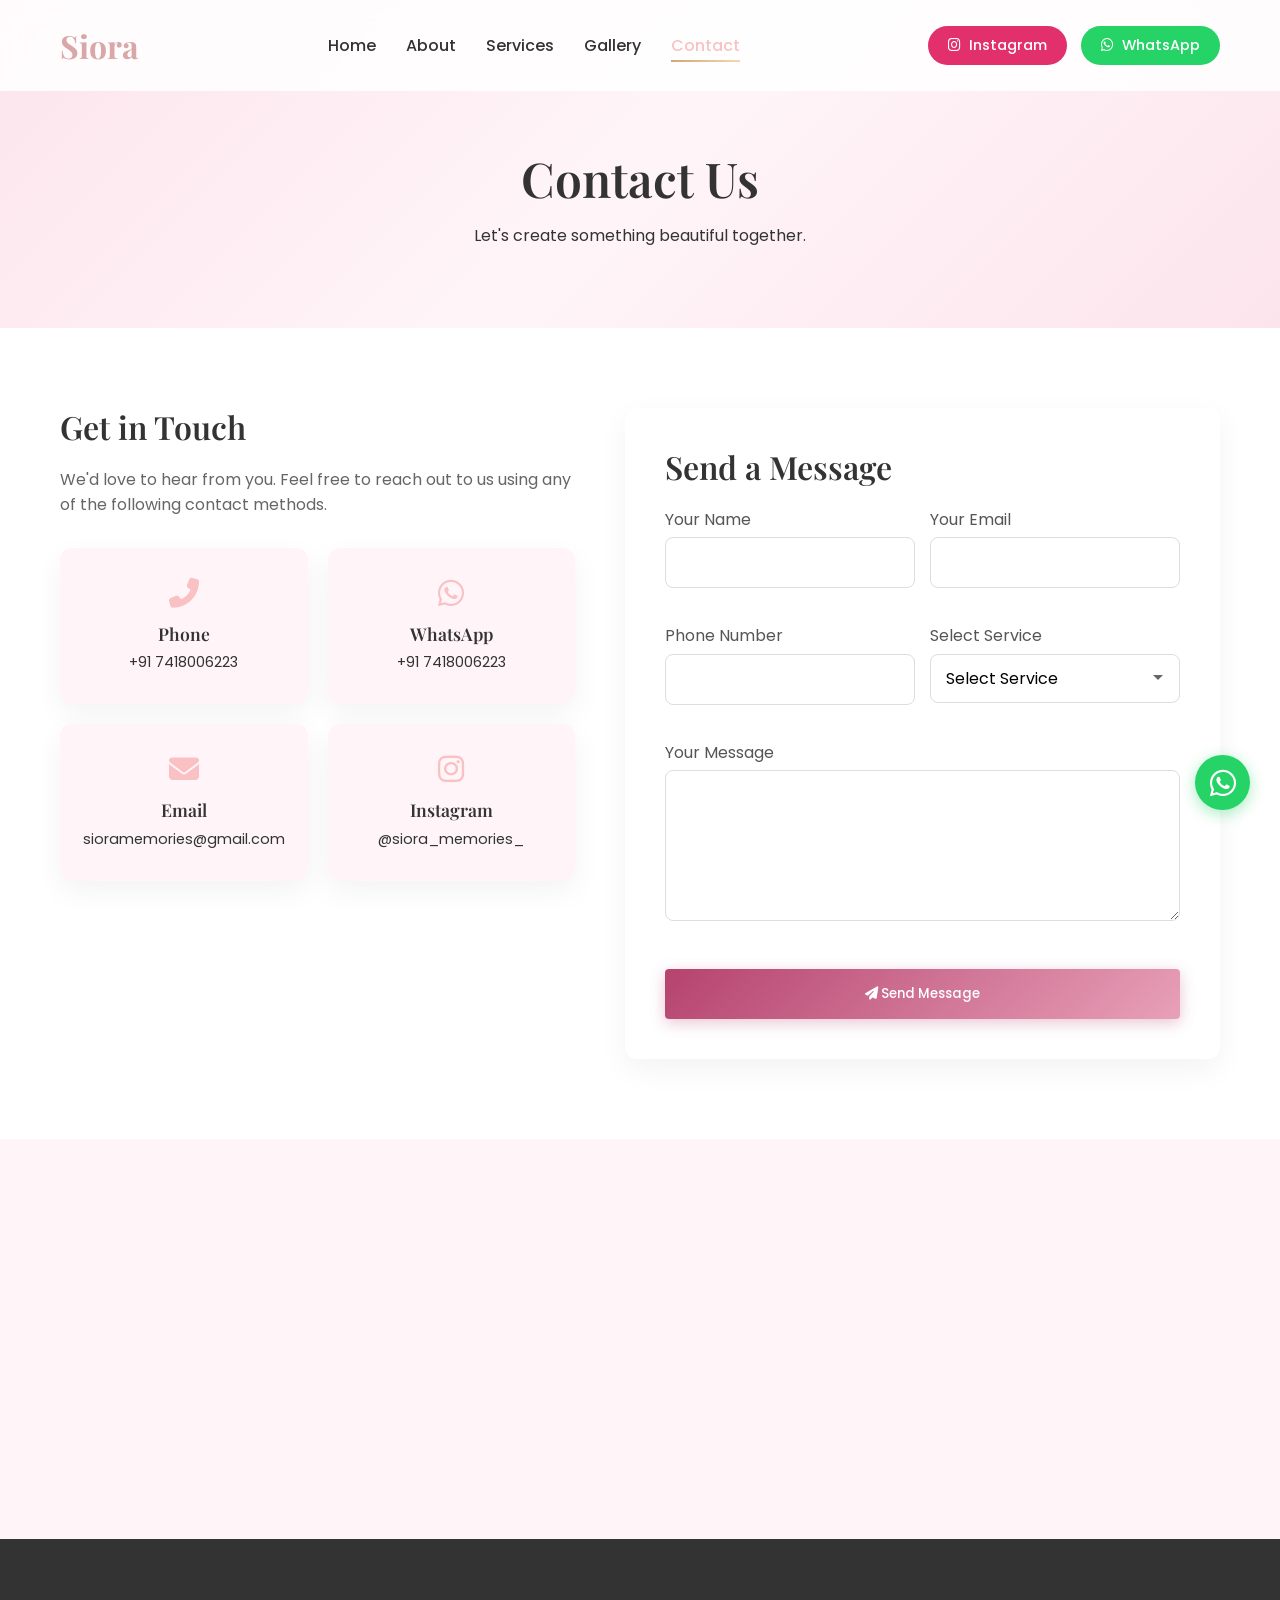
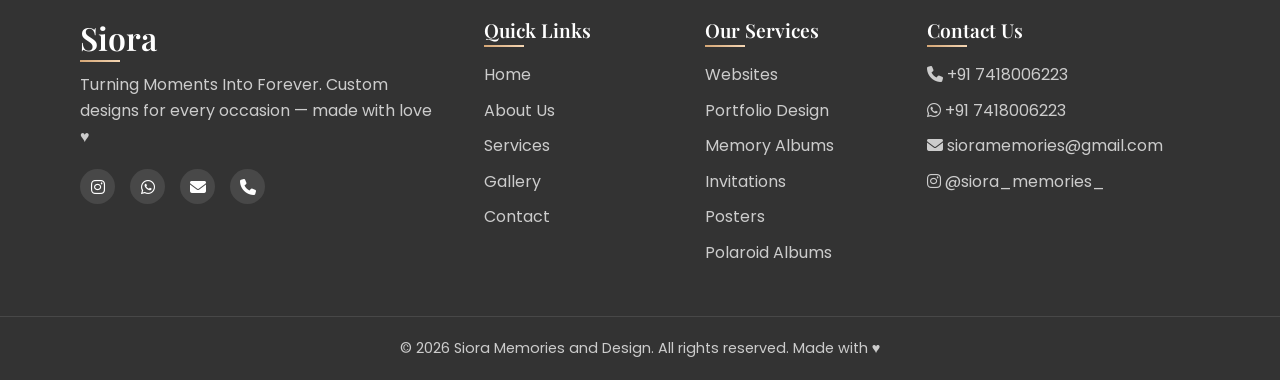
<file: contact.html>
<!DOCTYPE html>
<html lang="en">
<head>
    <meta charset="UTF-8">
    <meta name="viewport" content="width=device-width, initial-scale=1.0">
    <title>Contact Us - Siora Memories and Design</title>
    <meta name="description" content="Contact Siora Memories and Design for custom designs, websites, invitations and more.">
    <link rel="stylesheet" href="https://cdnjs.cloudflare.com/ajax/libs/font-awesome/6.5.1/css/all.min.css">
    <link rel="stylesheet" href="css/style.css">
</head>
<body>

<!-- PRELOADER -->
<div class="preloader">
    <div class="spinner"></div>
</div>

<!-- NAVBAR -->
<nav class="navbar">
    <div class="nav-container">
        <a href="index.html" class="nav-logo">
            <span>Siora</span>
        </a>
        <ul class="nav-links">
            <li><a href="index.html">Home</a></li>
            <li><a href="about.html">About</a></li>
            <li><a href="services.html">Services</a></li>
            <li><a href="gallery.html">Gallery</a></li>

            <li><a href="contact.html" class="active">Contact</a></li>
        </ul>
        <div class="nav-cta">
    <a href="https://www.instagram.com/siora_memories_" target="_blank" class="instagram-btn" style="margin-right:10px;">
        <i class="fab fa-instagram"></i> Instagram
    </a>

    <a href="https://wa.me/917418006223" class="whatsapp-btn" target="_blank">
        <i class="fab fa-whatsapp"></i> WhatsApp
    </a>
</div>
        <div class="hamburger">
            <span></span>
            <span></span>
            <span></span>
        </div>
    </div>
</nav>

<!-- HERO SECTION -->
<section class="page-banner">
    <div class="container fade-in">
        <h1>Contact Us</h1>
        <p>Let's create something beautiful together.</p>
    </div>
</section>

<!-- CONTACT CONTENT -->
<section class="contact">
    <div class="container">
        <div class="contact-container">
            <!-- Left Column - Contact Info -->
            <div class="contact-info-wrapper slide-up">
                <h2 style="font-size: 2rem; margin-bottom: 20px;">Get in Touch</h2>
                <p style="color: #666; margin-bottom: 30px;">We'd love to hear from you. Feel free to reach out to us using any of the following contact methods.</p>
                
                <div class="contact-info">
                    <!-- Phone -->
                    <div class="contact-card">
                        <div><i class="fas fa-phone-alt"></i></div>
                        <div class="details">
                            <h3 style="margin-bottom: 5px; font-size: 1.1rem;">Phone</h3>
                            <a href="tel:+917418006223" style="color: #333; text-decoration: none;">+91 7418006223</a>
                        </div>
                    </div>
                    <!-- WhatsApp -->
                    <div class="contact-card">
                        <div><i class="fab fa-whatsapp"></i></div>
                        <div class="details">
                            <h3 style="margin-bottom: 5px; font-size: 1.1rem;">WhatsApp</h3>
                            <a href="https://wa.me/917418006223" target="_blank" style="color: #333; text-decoration: none;">+91 7418006223</a>
                        </div>
                    </div>
                    <!-- Email -->
                    <div class="contact-card">
                        <div><i class="fas fa-envelope"></i></div>
                        <div class="details">
                            <h3 style="margin-bottom: 5px; font-size: 1.1rem;">Email</h3>
                            <a href="mailto:sioramemories@gmail.com" style="color: #333; text-decoration: none;">sioramemories@gmail.com</a>
                        </div>
                    </div>
                    <!-- Instagram -->
                    <div class="contact-card">
                        <div><i class="fab fa-instagram"></i></div>
                        <div class="details">
                            <h3 style="margin-bottom: 5px; font-size: 1.1rem;">Instagram</h3>
                            <a href="https://www.instagram.com/siora_memories_" target="_blank" style="color: #333; text-decoration: none;">@siora_memories_</a>
                        </div>
                    </div>
                </div>
            </div>

            <!-- Right Column - Contact Form -->
            <div class="contact-form-wrapper slide-up">
                <h2 style="font-size: 2rem; margin-bottom: 20px;">Send a Message</h2>
                <form class="contact-form">
                    <div style="display: flex; flex-wrap: wrap; gap: 15px; margin-bottom: 15px;">
                        <div style="flex: 1; min-width: 150px;">
                            <label style="display: block; margin-bottom: 5px; color: #555;">Your Name</label>
                            <input type="text" name="name" required >
                        </div>
                        <div style="flex: 1; min-width: 150px;">
                            <label style="display: block; margin-bottom: 5px; color: #555;">Your Email</label>
                            <input type="email" name="email" required >
                        </div>
                    </div>
                    <div style="display: flex; flex-wrap: wrap; gap: 15px; margin-bottom: 15px;">
                        <div style="flex: 1; min-width: 150px;">
                            <label style="display: block; margin-bottom: 5px; color: #555;">Phone Number</label>
                            <input type="tel" name="phone" required >
                        </div>
                        <div style="flex: 1; min-width: 150px;">
                            <label style="display: block; margin-bottom: 5px; color: #555;">Select Service</label>
                            <select name="service" required >
                                <option value="" disabled selected>Select Service</option>
                                <option>Websites</option>
                                <option>Portfolio Design</option>
                                <option>Memory Albums</option>
                                <option>Invitations</option>
                                <option>Posters</option>
                                <option>Polaroid Albums</option>
                                <option>Other</option>
                            </select>
                        </div>
                    </div>
                    <div style="margin-bottom: 20px;">
                        <label style="display: block; margin-bottom: 5px; color: #555;">Your Message</label>
                        <textarea name="message" rows="5" required ></textarea>
                    </div>
                    <button type="submit" class="submit-btn btn btn-primary" style="width: 100%; border-radius: 4px;">
                        <i class="fas fa-paper-plane"></i> Send Message
                    </button>
                </form>
            </div>
        </div>
    </div>
</section>

<!-- Google Maps Section -->
<div class="map-container">
    <iframe src="https://www.google.com/maps/embed?pb=!1m18!1m12!1m3!1d15282225.79979148!2d73.7250245393691!3d20.750301298393563!2m3!1f0!2f0!3f0!3m2!1i1024!2i768!4f13.1!3m3!1m2!1s0x30635ff06b92b791%3A0xd78c4fa1854213a6!2sIndia!5e0!3m2!1sen!2sin!4v1703698246985!5m2!1sen!2sin" width="100%" height="450" style="border:0; display: block;" allowfullscreen="" loading="lazy" referrerpolicy="no-referrer-when-downgrade"></iframe></div>

<!-- FOOTER -->
<footer class="footer">
    <div class="container">
        <div class="footer-container">
            <div class="footer-col">
                <div class="footer-brand">
                    <h3 class="logo">Siora</h3>
                    <p>Turning Moments Into Forever. Custom designs for every occasion — made with love ♥</p>
                    <div class="footer-social">
                        <a href="https://www.instagram.com/siora_memories_" target="_blank"><i class="fab fa-instagram"></i></a>
                        <a href="https://wa.me/917418006223" target="_blank"><i class="fab fa-whatsapp"></i></a>
                        <a href="mailto:sioramemories@gmail.com"><i class="fas fa-envelope"></i></a>
                        <a href="tel:+917418006223"><i class="fas fa-phone"></i></a>
                    </div>
                </div>
            </div>
            <div class="footer-col">
                <h3>Quick Links</h3>
                <ul>
                    <li><a href="index.html">Home</a></li>
                    <li><a href="about.html">About Us</a></li>
                    <li><a href="services.html">Services</a></li>
                    <li><a href="gallery.html">Gallery</a></li>
                    <li><a href="contact.html">Contact</a></li>
                </ul>
            </div>
            <div class="footer-col">
                <h3>Our Services</h3>
                <ul>
                    <li><a href="services.html">Websites</a></li>
                    <li><a href="services.html">Portfolio Design</a></li>
                    <li><a href="services.html">Memory Albums</a></li>
                    <li><a href="services.html">Invitations</a></li>
                    <li><a href="services.html">Posters</a></li>
                    <li><a href="services.html">Polaroid Albums</a></li>
                </ul>
            </div>
            <div class="footer-col">
                <h3>Contact Us</h3>
                <ul>
                    <li><a href="tel:+917418006223"><i class="fas fa-phone"></i> +91 7418006223</a></li>
                    <li><a href="https://wa.me/917418006223" target="_blank"><i class="fab fa-whatsapp"></i> +91 7418006223</a></li>
                    <li><a href="mailto:sioramemories@gmail.com"><i class="fas fa-envelope"></i> sioramemories@gmail.com</a></li>
                    <li><a href="https://www.instagram.com/siora_memories_" target="_blank"><i class="fab fa-instagram"></i> @siora_memories_</a></li>
                </ul>
            </div>
        </div>
    </div>
    <div class="footer-bottom">
        <p>&copy; 2026 Siora Memories and Design. All rights reserved. Made with ♥</p>
    </div>
</footer>

<!-- FLOATING WHATSAPP BUTTON -->
<a href="https://wa.me/917418006223" class="whatsapp-float" target="_blank" title="Chat with us on WhatsApp">
    <i class="fab fa-whatsapp"></i>
</a>

<!-- SCROLL TO TOP -->
<button class="scroll-top">
    <i class="fas fa-chevron-up"></i>
</button>

<script src="js/main.js"></script>
</body>
</html>
</file>
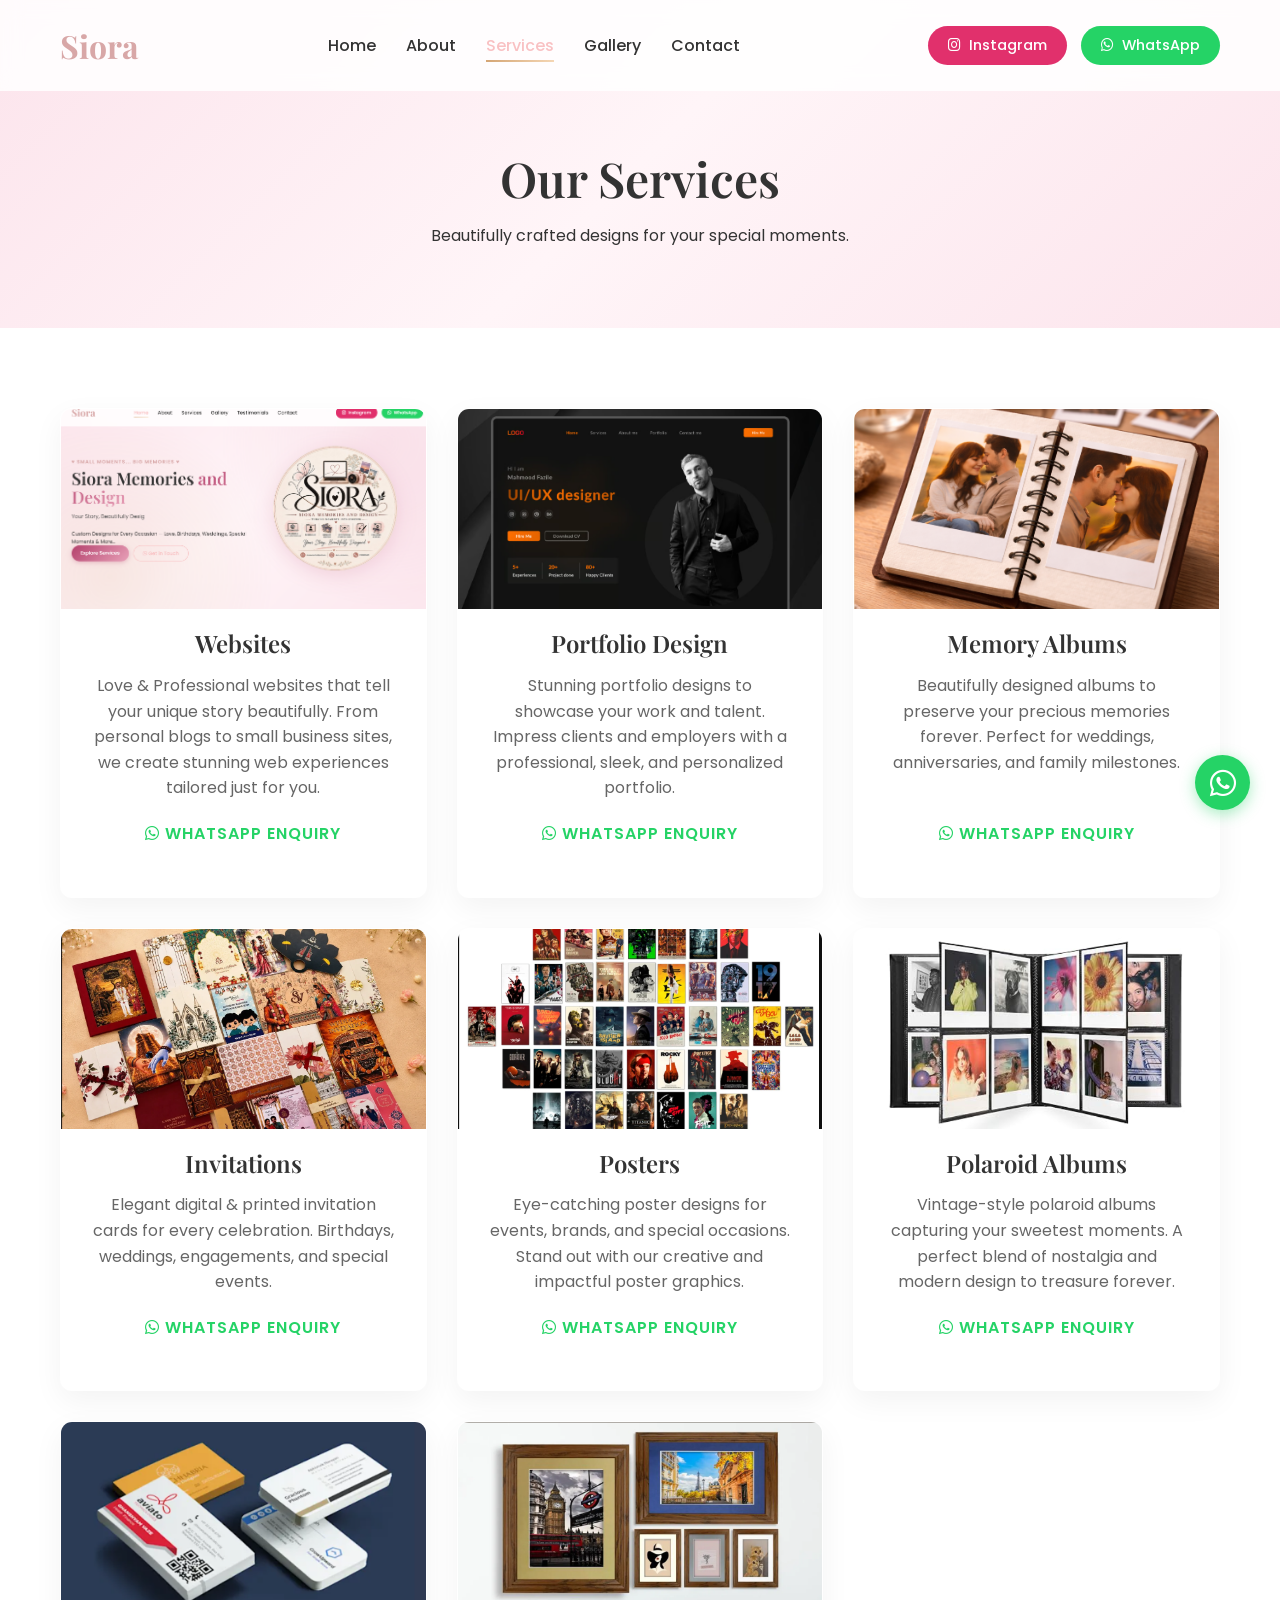
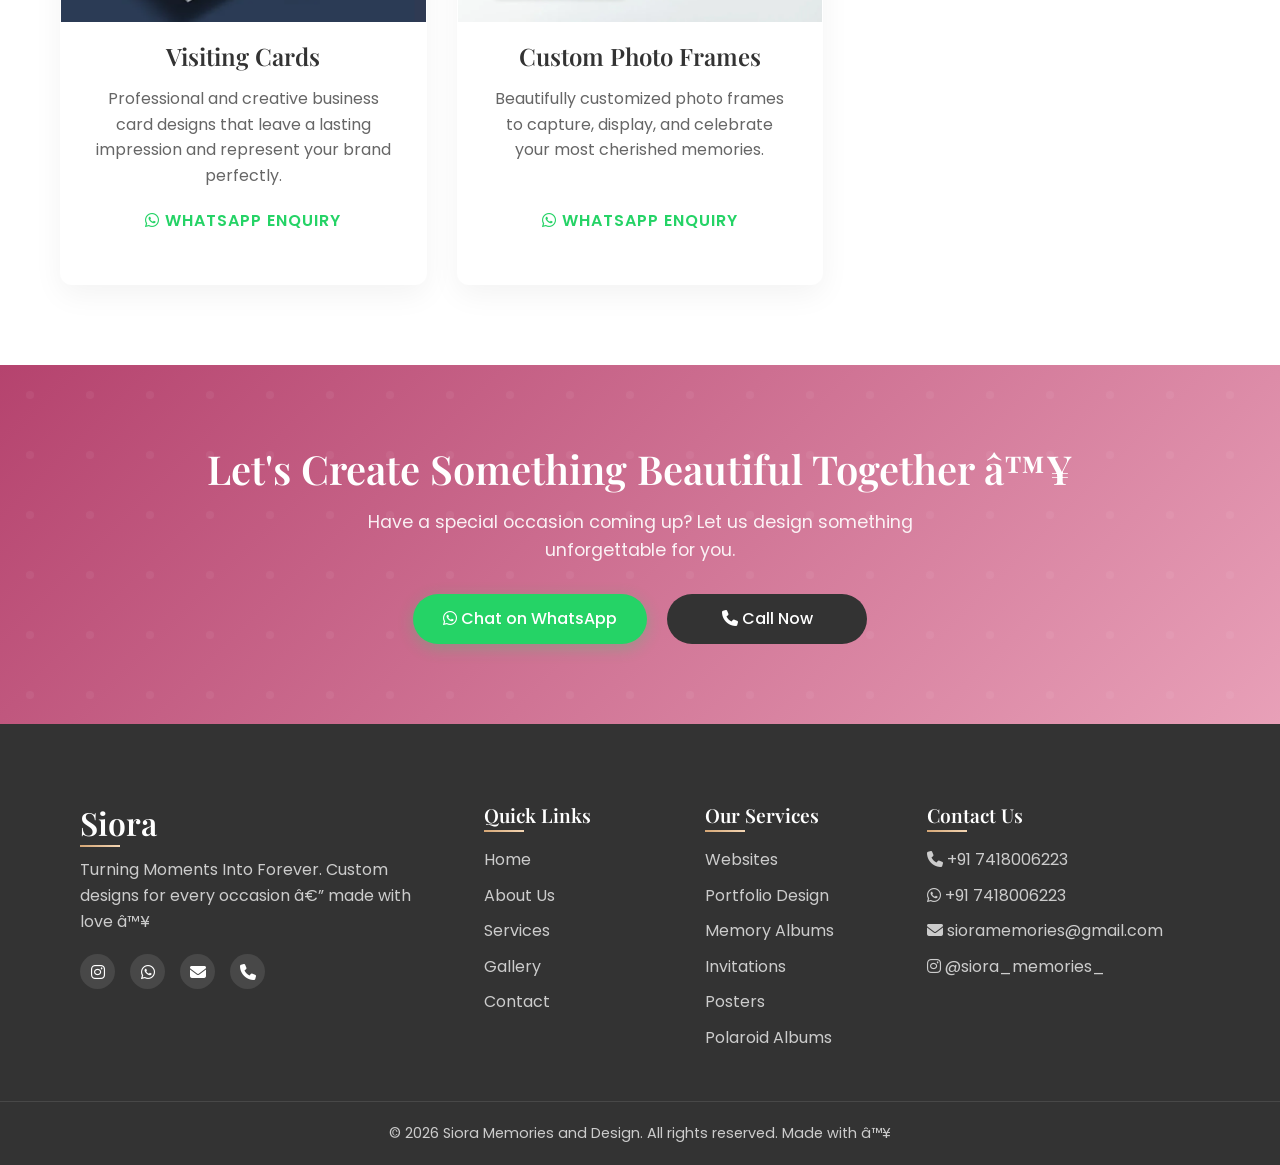
<file: services.html>
<!DOCTYPE html>
<html lang="en">
<head>
    <meta charset="UTF-8">
    <meta name="viewport" content="width=device-width, initial-scale=1.0">
    <title>Services - Siora Memories and Design</title>
    <meta name="description" content="Explore our services: custom websites, portfolios, memory albums, invitations, posters, and polaroid albums.">
    <link rel="stylesheet" href="https://cdnjs.cloudflare.com/ajax/libs/font-awesome/6.5.1/css/all.min.css">
    <link rel="stylesheet" href="css/style.css">
</head>
<body>

<!-- PRELOADER -->
<div class="preloader">
    <div class="spinner"></div>
</div>

<!-- NAVBAR -->
<nav class="navbar">
    <div class="nav-container">
        <a href="index.html" class="nav-logo">
            <span>Siora</span>
        </a>
        <ul class="nav-links">
            <li><a href="index.html">Home</a></li>
            <li><a href="about.html">About</a></li>
            <li><a href="services.html" class="active">Services</a></li>
            <li><a href="gallery.html">Gallery</a></li>

            <li><a href="contact.html">Contact</a></li>
        </ul>
        <div class="nav-cta">
  <a href="https://www.instagram.com/siora_memories_" target="_blank" class="instagram-btn" style="margin-right:10px;">
    <i class="fab fa-instagram"></i> Instagram
  </a>
  <a href="https://wa.me/917418006223" class="whatsapp-btn" target="_blank">
    <i class="fab fa-whatsapp"></i> WhatsApp
  </a>
</div>
        <div class="hamburger">
            <span></span>
            <span></span>
            <span></span>
        </div>
    </div>
</nav>

<!-- HERO SECTION -->
<section class="page-banner">
    <div class="container fade-in">
        <h1>Our Services</h1>
        <p>Beautifully crafted designs for your special moments.</p>
    </div>
</section>

<!-- SERVICES CONTENT -->
<section class="services">
    <div class="container">
        <div class="services-grid">
            <!-- Service Card 1: Websites -->
            <div class="service-card slide-up">
                <div class="service-image-wrapper">
                    <img src="images/services/websites.png" alt="Websites">
                     </div>
                 <div class="service-card-content">
                     <h3>Websites</h3>
                     <p style="flex-grow: 1;">Love & Professional websites that tell your unique story beautifully. From personal blogs to small business sites, we create stunning web experiences tailored just for you.</p>
                     <a href="https://wa.me/917418006223?text=Hi%20Siora!%20I'm%20interested%20in%20your%20Websites%20service." target="_blank" class="service-link" style="color: #25d366; font-size: 1rem;"><i class="fab fa-whatsapp"></i> WhatsApp Enquiry</a>
                 </div>
             </div>
             <!-- Service Card 2: Portfolio -->
             <div class="service-card slide-up">
                 <div class="service-image-wrapper">
<img src="images/services/portfolio.png" alt="Portfolio Design">
                     </div>
                 <div class="service-card-content">
                     <h3>Portfolio Design</h3>
                     <p style="flex-grow: 1;">Stunning portfolio designs to showcase your work and talent. Impress clients and employers with a professional, sleek, and personalized portfolio.</p>
                     <a href="https://wa.me/917418006223?text=Hi%20Siora!%20I'm%20interested%20in%20your%20Portfolio%20Design%20service." target="_blank" class="service-link" style="color: #25d366; font-size: 1rem;"><i class="fab fa-whatsapp"></i> WhatsApp Enquiry</a>
                 </div>
             </div>
             <!-- Service Card 3: Memory Albums -->
             <div class="service-card slide-up">
                 <div class="service-image-wrapper">
<img src="images/services/memory-albums.png" alt="Memory Albums">
                     </div>
                 <div class="service-card-content">
                     <h3>Memory Albums</h3>
                     <p style="flex-grow: 1;">Beautifully designed albums to preserve your precious memories forever. Perfect for weddings, anniversaries, and family milestones.</p>
                     <a href="https://wa.me/917418006223?text=Hi%20Siora!%20I'm%20interested%20in%20your%20Memory%20Albums%20service." target="_blank" class="service-link" style="color: #25d366; font-size: 1rem;"><i class="fab fa-whatsapp"></i> WhatsApp Enquiry</a>
                 </div>
             </div>
             <!-- Service Card 4: Invitations -->
             <div class="service-card slide-up">
                 <div class="service-image-wrapper">
<img src="images/services/invitations.png" alt="Invitations">
                     </div>
                 <div class="service-card-content">
                     <h3>Invitations</h3>
                     <p style="flex-grow: 1;">Elegant digital & printed invitation cards for every celebration. Birthdays, weddings, engagements, and special events.</p>
                     <a href="https://wa.me/917418006223?text=Hi%20Siora!%20I'm%20interested%20in%20your%20Invitations%20service." target="_blank" class="service-link" style="color: #25d366; font-size: 1rem;"><i class="fab fa-whatsapp"></i> WhatsApp Enquiry</a>
                 </div>
             </div>
             <!-- Service Card 5: Posters -->
             <div class="service-card slide-up">
                 <div class="service-image-wrapper">
<img src="images/services/posters.png" alt="Posters">
                     </div>
                 <div class="service-card-content">
                     <h3>Posters</h3>
                     <p style="flex-grow: 1;">Eye-catching poster designs for events, brands, and special occasions. Stand out with our creative and impactful poster graphics.</p>
                     <a href="https://wa.me/917418006223?text=Hi%20Siora!%20I'm%20interested%20in%20your%20Posters%20service." target="_blank" class="service-link" style="color: #25d366; font-size: 1rem;"><i class="fab fa-whatsapp"></i> WhatsApp Enquiry</a>
                 </div>
             </div>
             <!-- Service Card 6: Polaroid Albums -->
             <div class="service-card slide-up">
                 <div class="service-image-wrapper">
<img src="images/services/polaroid-albums.png" alt="Polaroid Albums">
                     </div>
                 <div class="service-card-content">
                     <h3>Polaroid Albums</h3>
                     <p style="flex-grow: 1;">Vintage-style polaroid albums capturing your sweetest moments. A perfect blend of nostalgia and modern design to treasure forever.</p>
                     <a href="https://wa.me/917418006223?text=Hi%20Siora!%20I'm%20interested%20in%20your%20Polaroid%20Albums%20service." target="_blank" class="service-link" style="color: #25d366; font-size: 1rem;"><i class="fab fa-whatsapp"></i> WhatsApp Enquiry</a>
                 </div>
             </div>
             <!-- Service Card 7: Visiting Cards -->
             <div class="service-card slide-up">
                 <div class="service-image-wrapper">
<img src="images/services/visiting-cards.png" alt="Visiting Cards">
                     </div>
                 <div class="service-card-content">
                     <h3>Visiting Cards</h3>
                     <p style="flex-grow: 1;">Professional and creative business card designs that leave a lasting impression and represent your brand perfectly.</p>
                     <a href="https://wa.me/917418006223?text=Hi%20Siora!%20I'm%20interested%20in%20your%20Visiting%20Cards%20service." target="_blank" class="service-link" style="color: #25d366; font-size: 1rem;"><i class="fab fa-whatsapp"></i> WhatsApp Enquiry</a>
                 </div>
             </div>
             <!-- Service Card 8: Custom Photo Frames -->
             <div class="service-card slide-up">
                 <div class="service-image-wrapper">
<img src="images/services/photo-frames.png" alt="Custom Photo Frames">
                     </div>
                 <div class="service-card-content">
                     <h3>Custom Photo Frames</h3>
                     <p style="flex-grow: 1;">Beautifully customized photo frames to capture, display, and celebrate your most cherished memories.</p>
                     <a href="https://wa.me/917418006223?text=Hi%20Siora!%20I'm%20interested%20in%20your%20Custom%20Photo%20Frames%20service." target="_blank" class="service-link" style="color: #25d366; font-size: 1rem;"><i class="fab fa-whatsapp"></i> WhatsApp Enquiry</a>
                 </div>
             </div>
         </div>
     </div>
</section>

<!-- CTA SECTION -->
<section class="cta-section">
    <div class="container">
        <div class="cta-content fade-in">
            <h2>Let's Create Something Beautiful Together â™¥</h2>
            <p>Have a special occasion coming up? Let us design something unforgettable for you.</p>
            <div class="cta-buttons">
                <a href="https://wa.me/917418006223?text=Hi%20Siora!%20I'm%20interested%20in%20your%20services." class="btn btn-whatsapp" target="_blank">
                    <i class="fab fa-whatsapp"></i> Chat on WhatsApp
                </a>
                <a href="tel:+917418006223" class="btn btn-call">
                    <i class="fas fa-phone"></i> Call Now
                </a>
            </div>
        </div>
    </div>
</section>

<!-- FOOTER -->
<footer class="footer">
    <div class="container">
        <div class="footer-container">
            <div class="footer-col">
                <div class="footer-brand">
                    <h3 class="logo">Siora</h3>
                    <p>Turning Moments Into Forever. Custom designs for every occasion â€” made with love â™¥</p>
                    <div class="footer-social">
                        <a href="https://www.instagram.com/siora_memories_" target="_blank"><i class="fab fa-instagram"></i></a>
                        <a href="https://wa.me/917418006223" target="_blank"><i class="fab fa-whatsapp"></i></a>
                        <a href="mailto:sioramemories@gmail.com"><i class="fas fa-envelope"></i></a>
                        <a href="tel:+917418006223"><i class="fas fa-phone"></i></a>
                    </div>
                </div>
            </div>
            <div class="footer-col">
                <h3>Quick Links</h3>
                <ul>
                    <li><a href="index.html">Home</a></li>
                    <li><a href="about.html">About Us</a></li>
                    <li><a href="services.html">Services</a></li>
                    <li><a href="gallery.html">Gallery</a></li>
                    <li><a href="contact.html">Contact</a></li>
                </ul>
            </div>
            <div class="footer-col">
                <h3>Our Services</h3>
                <ul>
                    <li><a href="services.html">Websites</a></li>
                    <li><a href="services.html">Portfolio Design</a></li>
                    <li><a href="services.html">Memory Albums</a></li>
                    <li><a href="services.html">Invitations</a></li>
                    <li><a href="services.html">Posters</a></li>
                    <li><a href="services.html">Polaroid Albums</a></li>
                </ul>
            </div>
            <div class="footer-col">
                <h3>Contact Us</h3>
                <ul>
                    <li><a href="tel:+917418006223"><i class="fas fa-phone"></i> +91 7418006223</a></li>
                    <li><a href="https://wa.me/917418006223" target="_blank"><i class="fab fa-whatsapp"></i> +91 7418006223</a></li>
                    <li><a href="mailto:sioramemories@gmail.com"><i class="fas fa-envelope"></i> sioramemories@gmail.com</a></li>
                    <li><a href="https://www.instagram.com/siora_memories_" target="_blank"><i class="fab fa-instagram"></i> @siora_memories_</a></li>
                </ul>
            </div>
        </div>
    </div>
    <div class="footer-bottom">
        <p>&copy; 2026 Siora Memories and Design. All rights reserved. Made with â™¥</p>
    </div>
</footer>

<!-- FLOATING WHATSAPP BUTTON -->
<a href="https://wa.me/917418006223" class="whatsapp-float" target="_blank" title="Chat with us on WhatsApp">
    <i class="fab fa-whatsapp"></i>
</a>

<!-- SCROLL TO TOP -->
<button class="scroll-top">
    <i class="fas fa-chevron-up"></i>
</button>

<script src="js/main.js"></script>
</body>
</html>
</file>
<file: css/style.css>
@import url('https://fonts.googleapis.com/css2?family=Playfair+Display:ital,wght@0,400;0,500;0,600;0,700;1,400;1,500&family=Poppins:wght@300;400;500;600;700&display=swap');

/* =========================================
   2. Root Variables
   ========================================= */
:root {
  /* Color Palette */
  --primary-color: #f9c1c3; /* soft blush pink */
  --secondary-color: #fffaf0; /* light cream / warm off-white */
  --accent-color: #d8a7a7; /* muted rose */
  --gold-accent: #cfae70; /* gold / beige accent */
  --dark-color: #333333; /* dark charcoal / black */
  --light-color: #fff5f8; /* subtle background tint */
  --white-color: #ffffff;
  
  /* Gradients */
  --bg-gradient: linear-gradient(135deg, #fce4ec, #fff5f8, #fce4ec);
  --primary-gradient: linear-gradient(135deg, #b5436e, #e8a0b8);
  --accent-gradient: linear-gradient(135deg, #d4a574, #f5d7b5);
  --line-gradient: linear-gradient(90deg, transparent, #d4a574, transparent);
  
  /* Typography */
  --font-heading: 'Playfair Display', serif;
  --font-body: 'Poppins', sans-serif;
  
  /* Spacing */
  --section-padding: 80px 0;
  
  /* Effects */
  --box-shadow: 0 10px 30px rgba(0, 0, 0, 0.05);
  --box-shadow-hover: 0 15px 40px rgba(181, 67, 110, 0.15);
  --border-radius: 12px;
  --border-radius-pill: 50px;
  
  /* Transitions */
  --transition: all 0.3s ease-in-out;
}

/* =========================================
   3. CSS Reset & Global Styles
   ========================================= */
*, *::before, *::after {
  margin: 0;
  padding: 0;
  box-sizing: border-box;
}

html {
  scroll-behavior: smooth;
}

body.menu-open {
  overflow: hidden;
}

body {
  font-family: var(--font-body);
  background-color: var(--light-color);
  color: var(--dark-color);
  line-height: 1.6;
  overflow-x: hidden;
}

h1, h2, h3, h4, h5, h6 {
  font-family: var(--font-heading);
  color: var(--dark-color);
  font-weight: 600;
  line-height: 1.2;
}

a {
  text-decoration: none;
  color: inherit;
  transition: var(--transition);
}

ul {
  list-style: none;
}

img {
  max-width: 100%;
  height: auto;
  display: block;
}

/* Containers */
.container {
  width: 100%;
  max-width: 1200px;
  margin: 0 auto;
  padding: 0 20px;
}

section {
  padding: var(--section-padding);
}

/* Section Headers */
.section-header {
  text-align: center;
  margin-bottom: 50px;
}

.section-header h2 {
  font-size: 2.5rem;
  margin-bottom: 15px;
  position: relative;
  display: inline-block;
}

.section-header p {
  color: #666;
  max-width: 600px;
  margin: 0 auto;
}

.section-header .decorative-line {
  height: 2px;
  width: 100px;
  background: var(--line-gradient);
  margin: 15px auto 0;
}

/* =========================================
   4. Utility Classes
   ========================================= */
.text-center { text-align: center; }
.text-left { text-align: left; }
.text-right { text-align: right; }

.mt-1 { margin-top: 10px; }
.mt-2 { margin-top: 20px; }
.mt-3 { margin-top: 30px; }
.mt-4 { margin-top: 40px; }
.mt-5 { margin-top: 50px; }

.mb-1 { margin-bottom: 10px; }
.mb-2 { margin-bottom: 20px; }
.mb-3 { margin-bottom: 30px; }
.mb-4 { margin-bottom: 40px; }
.mb-5 { margin-bottom: 50px; }

/* Animations classes for JS intersection observer */
.fade-in { opacity: 0; transform: translateY(20px); transition: opacity 0.6s ease-out, transform 0.6s ease-out; }
.slide-up { opacity: 0; transform: translateY(40px); transition: opacity 0.8s ease-out, transform 0.8s ease-out; }
.visible { opacity: 1; transform: translateY(0); }

/* =========================================
   5. Buttons
   ========================================= */
.btn {
  display: inline-block;
  padding: 12px 30px;
  font-family: var(--font-body);
  font-weight: 500;
  border-radius: var(--border-radius-pill);
  cursor: pointer;
  transition: var(--transition);
  border: none;
  text-align: center;
  z-index: 1;
  position: relative;
  overflow: hidden;
}

.btn:hover {
  transform: scale(1.05);
}

.btn-primary {
  background: var(--primary-gradient);
  color: var(--white-color);
  box-shadow: 0 4px 15px rgba(181, 67, 110, 0.3);
}

.btn-primary:hover {
  box-shadow: 0 6px 20px rgba(181, 67, 110, 0.5);
  color: var(--white-color);
}

.btn-secondary {
  background: transparent;
  color: var(--primary-color);
  border: 2px solid var(--primary-color);
}

.btn-secondary:hover {
  background: var(--primary-color);
  color: var(--white-color);
}

.btn-whatsapp {
  background: #25d366;
  color: var(--white-color);
  box-shadow: 0 4px 15px rgba(37, 211, 102, 0.3);
}

.btn-whatsapp:hover {
  background: #1ebd5a;
  color: var(--white-color);
}

.btn-call {
  background: var(--dark-color);
  color: var(--white-color);
}

.btn-call:hover {
  background: #000;
  color: var(--white-color);
}

/* =========================================
   6. Preloader
   ========================================= */
.preloader {
  position: fixed;
  top: 0;
  left: 0;
  width: 100%;
  height: 100%;
  background: var(--white-color);
  z-index: 9999;
  display: flex;
  justify-content: center;
  align-items: center;
  transition: opacity 0.5s;
}

.preloader .spinner {
  width: 50px;
  height: 50px;
  border: 5px solid var(--light-color);
  border-top-color: var(--primary-color);
  border-radius: 50%;
  animation: spin 1s linear infinite;
}

@keyframes spin { 100% { transform: rotate(360deg); } }

/* =========================================
   7. Navigation
   ========================================= */
.navbar {
  position: fixed;
  top: 0;
  left: 0;
  width: 100%;
  padding: 20px 0;
  background: rgba(255, 255, 255, 0.85);
  backdrop-filter: blur(10px);
  z-index: 1000;
  transition: var(--transition);
}

.navbar.scrolled {
  padding: 15px 0;
  box-shadow: var(--box-shadow);
  background: rgba(255, 255, 255, 0.95);
}

.nav-container {
  display: flex;
  justify-content: space-between;
  align-items: center;
  max-width: 1200px;
  margin: 0 auto;
  padding: 0 20px;
}

.nav-logo {
  font-family: var(--font-heading);
  font-size: 2rem;
  font-weight: 700;
  color: var(--primary-color);
  text-decoration: none;
}

.nav-logo span {
  color: var(--accent-color);
}

.nav-links {
  display: flex;
  align-items: center;
  gap: 30px;
}

.nav-links li {
  position: relative;
}

.nav-links a {
  font-weight: 500;
  color: var(--dark-color);
  font-size: 1rem;
  position: relative;
  padding: 5px 0;
}

.nav-links a::after {
  content: '';
  position: absolute;
  bottom: 0;
  left: 0;
  width: 0;
  height: 2px;
  background: var(--accent-gradient);
  transition: width 0.3s ease;
}

.nav-links a:hover,
.nav-links a.active {
  color: var(--primary-color);
}

.nav-links a:hover::after,
.nav-links a.active::after {
  width: 100%;
}

.nav-cta .whatsapp-btn {
  padding: 8px 20px;
  font-size: 0.9rem;
}

.hamburger {
  display: none;
  cursor: pointer;
  flex-direction: column;
  gap: 5px;
  z-index: 1001;
}

.hamburger span {
  display: block;
  width: 25px;
  height: 3px;
  background-color: var(--primary-color);
  transition: var(--transition);
}

.hamburger.active span:nth-child(1) {
  transform: translateY(8px) rotate(45deg);
}

.hamburger.active span:nth-child(2) {
  opacity: 0;
}

.hamburger.active span:nth-child(3) {
  transform: translateY(-8px) rotate(-45deg);
}

/* =========================================
   8. Hero Section
   ========================================= */
.hero {
  min-height: 100vh;
  display: flex;
  align-items: center;
  background: var(--bg-gradient);
  position: relative;
  overflow: hidden;
  padding-top: 80px; /* Space for navbar */
}

.hero::before {
  content: '';
  position: absolute;
  top: 0; left: 0; width: 100%; height: 100%;
  background-image: radial-gradient(circle at 80% 20%, rgba(232, 160, 184, 0.2) 0%, transparent 40%),
                    radial-gradient(circle at 20% 80%, rgba(212, 165, 116, 0.15) 0%, transparent 40%);
  pointer-events: none;
}

.hero-container {
  display: flex;
  align-items: center;
  justify-content: space-between;
  width: 100%;
  max-width: 1200px;
  margin: 0 auto;
  padding: 0 20px;
  position: relative;
  z-index: 2;
}

.hero-content {
  flex: 1;
  max-width: 600px;
  animation: slideInLeft 1s ease forwards;
}

.hero-content .tagline {
  color: var(--accent-color);
  font-weight: 600;
  text-transform: uppercase;
  letter-spacing: 2px;
  margin-bottom: 10px;
  display: block;
}

.hero-content h1 {
  font-size: 3.5rem;
  margin-bottom: 20px;
  line-height: 1.1;
}

.hero-content h1 span {
  background: var(--primary-gradient);
  -webkit-background-clip: text;
  -webkit-text-fill-color: transparent;
}

.hero-content .hero-description {
  font-size: 1.1rem;
  color: #555;
  margin-bottom: 30px;
}

.typing-cursor {
  display: inline-block;
  width: 2px;
  height: 1.2em;
  background-color: var(--primary-color);
  margin-left: 2px;
  animation: blink 1s infinite;
  vertical-align: text-bottom;
}

@keyframes blink {
  0%, 50% { opacity: 1; }
  51%, 100% { opacity: 0; }
}

.hero-buttons {
  display: flex;
  gap: 15px;
}

.hero-image {
  flex: 1;
  display: flex;
  justify-content: center;
  position: relative;
  animation: slideInRight 1s ease forwards;
}

.hero-image img {
  border-radius: var(--border-radius);
  box-shadow: var(--box-shadow);
  max-height: 80vh;
  object-fit: cover;
}

.hero-image img.hero-logo-img {
  max-width: 100%;
  max-height: 65vh;
  width: auto;
  object-fit: contain;
  border-radius: 0;
  box-shadow: none;
  padding: 30px;
  filter: drop-shadow(0 15px 30px rgba(181, 67, 110, 0.15));
  z-index: 2;
  position: relative;
  animation: slideInRight 1s ease forwards, logoFloat 5s ease-in-out 1s infinite;
}

@keyframes logoFloat {
  0%, 100% { transform: translateY(0px); }
  50%       { transform: translateY(-14px); }
}

.hero-decoration {
  position: absolute;
  top: 0;
  left: 0;
  width: 100%;
  height: 100%;
  pointer-events: none;
}

.floating-heart {
  position: absolute;
  color: var(--secondary-color);
  font-size: 24px;
  animation: float 6s ease-in-out infinite;
}

.floating-heart:nth-child(1) { top: 20%; left: 10%; animation-delay: 0s; font-size: 30px; }
.floating-heart:nth-child(2) { top: 60%; right: 15%; animation-delay: 2s; font-size: 20px; }
.floating-heart:nth-child(3) { bottom: 15%; left: 30%; animation-delay: 4s; font-size: 40px; color: var(--accent-color); opacity: 0.5;}

/* =========================================
   9. Services Section
   ========================================= */
.services {
  background: var(--white-color);
}

.services-grid {
  display: grid;
  grid-template-columns: repeat(3, 1fr);
  gap: 30px;
}

.service-card {
  background: var(--white-color);
  padding: 0 0 30px 0;
  border-radius: var(--border-radius);
  box-shadow: var(--box-shadow);
  text-align: center;
  transition: var(--transition);
  border: 1px solid transparent;
  overflow: hidden;
  display: flex;
  flex-direction: column;
}

.service-card:hover {
  transform: translateY(-10px);
  box-shadow: var(--box-shadow-hover);
  border-color: var(--secondary-color);
}

.service-card-content {
  padding: 20px 30px;
  flex-grow: 1;
  display: flex;
  flex-direction: column;
}

.service-image-wrapper {
  width: 100%;
  height: 200px;
  overflow: hidden;
}

.service-image-wrapper img {
  width: 100%;
  height: 100%;
  object-fit: cover;
  transition: transform 0.5s ease;
}

.service-card:hover .service-image-wrapper img {
  transform: scale(1.05);
}

.service-card .service-icon {
  width: 80px;
  height: 80px;
  margin: 30px auto 20px;
  background: var(--bg-gradient);
  border-radius: 50%;
  display: flex;
  align-items: center;
  justify-content: center;
  transition: var(--transition);
}

.service-card:hover .service-icon {
  background: var(--primary-gradient);
}

.service-card .service-icon i {
  font-size: 32px;
  color: var(--primary-color);
  transition: var(--transition);
}

.service-card:hover .service-icon i {
  color: var(--white-color);
}

.service-card h3 {
  font-size: 1.5rem;
  margin-bottom: 15px;
}

.service-card p {
  color: #666;
  margin-bottom: 20px;
}

.service-card .service-link {
  color: var(--primary-color);
  font-weight: 600;
  text-transform: uppercase;
  font-size: 0.9rem;
  letter-spacing: 1px;
}

.service-card .service-link:hover {
  color: var(--accent-color);
}

/* =========================================
   10. About Section
   ========================================= */
.about {
  background: var(--light-color);
}

.about-container {
  display: flex;
  align-items: center;
  gap: 50px;
  max-width: 1200px;
  margin: 0 auto;
}

.about-image {
  flex: 1;
  position: relative;
  padding: 20px;
}

.about-image::before {
  content: '';
  position: absolute;
  top: 0;
  left: 0;
  width: calc(100% - 40px);
  height: calc(100% - 40px);
  border: 3px solid var(--secondary-color);
  border-radius: var(--border-radius);
  z-index: 1;
}

.about-image img {
  position: relative;
  z-index: 2;
  border-radius: var(--border-radius);
  box-shadow: var(--box-shadow);
  transform: translate(20px, 20px);
}

.about-content {
  flex: 1;
}

.about-content h2 {
  font-size: 2.5rem;
  margin-bottom: 20px;
}

.about-content p {
  color: #555;
  margin-bottom: 20px;
}

.about-stats {
  display: flex;
  gap: 30px;
  margin-top: 30px;
  padding-top: 30px;
  border-top: 1px solid rgba(0,0,0,0.1);
}

.stat-item {
  text-align: center;
}

.stat-item .stat-number {
  font-family: var(--font-heading);
  font-size: 2.5rem;
  font-weight: 700;
  color: var(--primary-color);
  display: block;
  margin-bottom: 5px;
}

.stat-item .stat-label {
  font-size: 0.9rem;
  color: #666;
  text-transform: uppercase;
  letter-spacing: 1px;
}

/* =========================================
   11. Gallery Section
   ========================================= */
.gallery {
  background: var(--white-color);
}

.gallery-filters {
  display: flex;
  justify-content: center;
  flex-wrap: wrap;
  gap: 10px;
  margin-bottom: 40px;
}

.gallery-filters .filter-btn {
  background: transparent;
  border: 1px solid var(--secondary-color);
  padding: 8px 20px;
  border-radius: var(--border-radius-pill);
  color: var(--dark-color);
  cursor: pointer;
  transition: var(--transition);
  font-family: var(--font-body);
}

.gallery-filters .filter-btn:hover,
.gallery-filters .filter-btn.active {
  background: var(--primary-color);
  color: var(--white-color);
  border-color: var(--primary-color);
}

.gallery-grid {
  display: grid;
  grid-template-columns: repeat(auto-fill, minmax(300px, 1fr));
  gap: 20px;
}

.gallery-item {
  position: relative;
  border-radius: var(--border-radius);
  overflow: hidden;
  cursor: pointer;
  transition: transform 0.4s ease, opacity 0.4s ease;
}

.gallery-item.hide {
  display: none;
}

.gallery-item.show {
  display: block;
  animation: fadeIn 0.5s ease;
}

.gallery-item img {
  width: 100%;
  height: 100%;
  object-fit: cover;
  transition: transform 0.5s ease;
}

.gallery-item:hover img {
  transform: scale(1.1);
}

.gallery-item .gallery-overlay {
  position: absolute;
  top: 0;
  left: 0;
  width: 100%;
  height: 100%;
  background: rgba(181, 67, 110, 0.7);
  display: flex;
  align-items: center;
  justify-content: center;
  opacity: 0;
  transition: var(--transition);
}

.gallery-item:hover .gallery-overlay {
  opacity: 1;
}

.gallery-item .gallery-overlay i {
  color: var(--white-color);
  font-size: 30px;
  transform: scale(0);
  transition: transform 0.3s ease 0.1s;
}

.gallery-item:hover .gallery-overlay i {
  transform: scale(1);
}

/* =========================================
   12. Testimonials Section
   ========================================= */
.testimonials {
  background: var(--bg-gradient);
  position: relative;
}

.testimonial-slider {
  max-width: 800px;
  margin: 0 auto;
  position: relative;
  overflow: hidden;
}

.testimonial-card {
  background: var(--white-color);
  padding: 40px;
  border-radius: var(--border-radius);
  box-shadow: var(--box-shadow);
  text-align: center;
  margin: 20px;
}

.testimonial-card .quote-icon {
  font-size: 40px;
  color: var(--secondary-color);
  opacity: 0.5;
  margin-bottom: 20px;
}

.testimonial-card .testimonial-text {
  font-size: 1.1rem;
  font-style: italic;
  color: #555;
  margin-bottom: 30px;
}

.testimonial-card .testimonial-author {
  display: flex;
  align-items: center;
  justify-content: center;
  gap: 15px;
}

.testimonial-card .author-image {
  width: 60px;
  height: 60px;
  border-radius: 50%;
  overflow: hidden;
  border: 3px solid var(--accent-color);
}

.testimonial-card .author-image img {
  width: 100%;
  height: 100%;
  object-fit: cover;
}

.testimonial-card .author-info {
  text-align: left;
}

.testimonial-card .author-info h4 {
  font-size: 1.1rem;
  margin-bottom: 5px;
}

.testimonial-card .author-info .rating i {
  color: #ffc107;
  font-size: 14px;
}

.slider-controls {
  display: flex;
  justify-content: center;
  gap: 15px;
  margin-top: 30px;
}

.slider-controls .slider-btn {
  width: 40px;
  height: 40px;
  border-radius: 50%;
  background: var(--white-color);
  border: none;
  box-shadow: var(--box-shadow);
  color: var(--primary-color);
  cursor: pointer;
  transition: var(--transition);
  display: flex;
  align-items: center;
  justify-content: center;
}

.slider-controls .slider-btn:hover {
  background: var(--primary-color);
  color: var(--white-color);
}

.slider-dots {
  display: flex;
  justify-content: center;
  gap: 8px;
  margin-top: 20px;
}

.slider-dots .dot {
  width: 10px;
  height: 10px;
  border-radius: 50%;
  background: #ccc;
  cursor: pointer;
  transition: var(--transition);
}

.slider-dots .dot.active {
  background: var(--primary-color);
  transform: scale(1.3);
}

/* =========================================
   13. Contact Section
   ========================================= */
.contact {
  background: var(--white-color);
}

.contact-container {
  display: flex;
  gap: 50px;
  max-width: 1200px;
  margin: 0 auto;
}

.contact-info {
  flex: 1;
  display: grid;
  grid-template-columns: 1fr 1fr;
  gap: 20px;
}

.contact-card {
  background: var(--light-color);
  padding: 30px 20px;
  border-radius: var(--border-radius);
  text-align: center;
  transition: var(--transition);
  box-shadow: var(--box-shadow);
}

.contact-card:hover {
  transform: translateY(-5px);
  box-shadow: var(--box-shadow-hover);
}

.contact-card i {
  font-size: 30px;
  color: var(--primary-color);
  margin-bottom: 15px;
}

.contact-card h3 {
  font-size: 1.2rem;
  margin-bottom: 10px;
}

.contact-card p, .contact-card a {
  color: #666;
  font-size: 0.9rem;
}

.contact-form-wrapper {
  flex: 1;
  background: var(--white-color);
  padding: 40px;
  border-radius: var(--border-radius);
  box-shadow: var(--box-shadow);
}

.contact-form {
  display: flex;
  flex-direction: column;
  gap: 20px;
}

.form-row {
  display: flex;
  gap: 20px;
}

.form-group {
  position: relative;
  width: 100%;
}

.form-group input,
.form-group textarea,
.form-group select {
  width: 100%;
  padding: 15px;
  border: 1px solid #ddd;
  border-radius: 8px;
  font-family: var(--font-body);
  font-size: 1rem;
  background: transparent;
  transition: var(--transition);
  outline: none;
}

.form-group textarea {
  height: 150px;
  resize: vertical;
}

.form-group label {
  position: absolute;
  top: 15px;
  left: 15px;
  color: #999;
  pointer-events: none;
  transition: var(--transition);
  background: var(--white-color);
  padding: 0 5px;
}

.form-group input:focus,
.form-group textarea:focus,
.form-group input:not(:placeholder-shown),
.form-group textarea:not(:placeholder-shown) {
  border-color: var(--primary-color);
}

.form-group input:focus ~ label,
.form-group textarea:focus ~ label,
.form-group input:not(:placeholder-shown) ~ label,
.form-group textarea:not(:placeholder-shown) ~ label {
  top: -10px;
  left: 10px;
  font-size: 0.8rem;
  color: var(--primary-color);
}

.submit-btn {
  width: 100%;
  padding: 15px;
}

.submit-btn.loading {
  position: relative;
  color: transparent;
}

.submit-btn.loading::after {
  content: '';
  position: absolute;
  top: 50%;
  left: 50%;
  transform: translate(-50%, -50%);
  width: 20px;
  height: 20px;
  border: 3px solid var(--white-color);
  border-top-color: transparent;
  border-radius: 50%;
  animation: spin 1s linear infinite;
}

.social-links {
  display: flex;
  justify-content: center;
  gap: 15px;
  margin-top: 30px;
}

.social-links a {
  width: 40px;
  height: 40px;
  border-radius: 50%;
  background: var(--light-color);
  display: flex;
  align-items: center;
  justify-content: center;
  color: var(--primary-color);
  font-size: 18px;
}

.social-links a:hover {
  background: var(--primary-color);
  color: var(--white-color);
}

.map-container {
  width: 100%;
  height: 400px;
  margin-top: 50px;
  border-radius: var(--border-radius);
  overflow: hidden;
}

.map-container iframe {
  width: 100%;
  height: 100%;
  border: 0;
}

/* =========================================
   14. Footer
   ========================================= */
.footer {
  background: var(--dark-color);
  color: #ccc;
  padding: 80px 0 0;
}

.footer-container {
  max-width: 1200px;
  margin: 0 auto;
  padding: 0 20px;
  display: grid;
  grid-template-columns: 2fr 1fr 1fr 1.5fr;
  gap: 40px;
  margin-bottom: 50px;
}

.footer-col h3 {
  color: var(--white-color);
  font-size: 1.2rem;
  margin-bottom: 20px;
  position: relative;
  display: inline-block;
}

.footer-col h3::after {
  content: '';
  position: absolute;
  bottom: -5px;
  left: 0;
  width: 40px;
  height: 2px;
  background: var(--accent-gradient);
}

.footer-brand .logo {
  font-family: var(--font-heading);
  font-size: 2rem;
  color: var(--white-color);
  margin-bottom: 15px;
  display: inline-block;
}

.footer-brand .logo span {
  color: var(--accent-color);
}

.footer-brand p {
  margin-bottom: 20px;
}

.footer-social {
  display: flex;
  gap: 15px;
}

.footer-social a {
  width: 35px;
  height: 35px;
  border-radius: 50%;
  background: rgba(255,255,255,0.1);
  display: flex;
  align-items: center;
  justify-content: center;
  color: var(--white-color);
}

.footer-social a:hover {
  background: var(--primary-color);
}

.footer-col ul {
  display: flex;
  flex-direction: column;
  gap: 10px;
}

.footer-col ul li a {
  color: #ccc;
  transition: var(--transition);
}

.footer-col ul li a:hover {
  color: var(--accent-color);
  padding-left: 5px;
}

.newsletter-form {
  display: flex;
  margin-top: 15px;
}

.newsletter-form input {
  flex: 1;
  padding: 10px 15px;
  border: none;
  border-radius: 4px 0 0 4px;
  outline: none;
  font-family: var(--font-body);
}

.newsletter-form button {
  padding: 10px 20px;
  border: none;
  background: var(--primary-color);
  color: var(--white-color);
  border-radius: 0 4px 4px 0;
  cursor: pointer;
  transition: var(--transition);
}

.newsletter-form button:hover {
  background: var(--secondary-color);
}

.footer-bottom {
  text-align: center;
  padding: 20px;
  border-top: 1px solid rgba(255,255,255,0.1);
}

.footer-bottom p {
  font-size: 0.9rem;
}

/* =========================================
   15. Fixed Components
   ========================================= */
.scroll-top {
  position: fixed;
  bottom: 30px;
  right: 30px;
  width: 45px;
  height: 45px;
  background: var(--primary-color);
  color: var(--white-color);
  border: none;
  border-radius: 50%;
  display: flex;
  align-items: center;
  justify-content: center;
  cursor: pointer;
  opacity: 0;
  visibility: hidden;
  transition: var(--transition);
  z-index: 99;
  box-shadow: 0 4px 10px rgba(0,0,0,0.2);
  font-size: 1rem;
}

.scroll-top.visible {
  opacity: 1;
  visibility: visible;
}

.scroll-top:hover {
  background: var(--dark-color);
  transform: translateY(-5px);
}

.whatsapp-float {
  position: fixed;
  bottom: 90px;
  right: 30px;
  width: 55px;
  height: 55px;
  background: #25d366;
  color: var(--white-color);
  border-radius: 50%;
  display: flex;
  align-items: center;
  justify-content: center;
  font-size: 30px;
  box-shadow: 0 4px 15px rgba(37, 211, 102, 0.4);
  z-index: 99;
  transition: var(--transition);
  animation: pulse 2s infinite;
}

.whatsapp-float:hover {
  background: #1ebd5a;
  transform: scale(1.1);
}

.lightbox {
  position: fixed;
  top: 0;
  left: 0;
  width: 100%;
  height: 100%;
  background: rgba(0, 0, 0, 0.9);
  display: flex;
  align-items: center;
  justify-content: center;
  z-index: 2000;
  opacity: 0;
  visibility: hidden;
  transition: var(--transition);
}

.lightbox.active {
  opacity: 1;
  visibility: visible;
}

.lightbox img {
  max-width: 90%;
  max-height: 90vh;
  object-fit: contain;
  transform: scale(0.8);
  transition: transform 0.3s ease;
}

.lightbox.active img {
  transform: scale(1);
}

.close-lightbox {
  position: absolute;
  top: 30px;
  right: 40px;
  color: var(--white-color);
  font-size: 40px;
  cursor: pointer;
  transition: var(--transition);
}

.close-lightbox:hover {
  color: var(--primary-color);
}

/* =========================================
   16. Page Specific Styles (Inner Pages)
   ========================================= */
.page-banner {
  padding: 150px 0 80px;
  background: var(--bg-gradient);
  text-align: center;
  position: relative;
}

.page-banner h1 {
  font-size: 3rem;
  margin-bottom: 15px;
}

.page-banner .breadcrumb {
  display: flex;
  justify-content: center;
  gap: 10px;
  color: #666;
}

.page-banner .breadcrumb a {
  color: var(--primary-color);
  font-weight: 500;
}

.page-banner .breadcrumb a:hover {
  color: var(--dark-color);
}

/* =========================================
   17. Keyframe Animations
   ========================================= */
@keyframes fadeIn {
  from { opacity: 0; }
  to { opacity: 1; }
}

@keyframes slideUp {
  from { opacity: 0; transform: translateY(50px); }
  to { opacity: 1; transform: translateY(0); }
}

@keyframes slideInLeft {
  from { opacity: 0; transform: translateX(-50px); }
  to { opacity: 1; transform: translateX(0); }
}

@keyframes slideInRight {
  from { opacity: 0; transform: translateX(50px); }
  to { opacity: 1; transform: translateX(0); }
}

@keyframes float {
  0% { transform: translateY(0px) rotate(0deg); }
  50% { transform: translateY(-20px) rotate(10deg); }
  100% { transform: translateY(0px) rotate(0deg); }
}

@keyframes pulse {
  0% { box-shadow: 0 0 0 0 rgba(37, 211, 102, 0.7); }
  70% { box-shadow: 0 0 0 15px rgba(37, 211, 102, 0); }
  100% { box-shadow: 0 0 0 0 rgba(37, 211, 102, 0); }
}

@keyframes shimmer {
  0% { background-position: -1000px 0; }
  100% { background-position: 1000px 0; }
}

@keyframes heartbeat {
  0% { transform: scale(1); }
  14% { transform: scale(1.3); }
  28% { transform: scale(1); }
  42% { transform: scale(1.3); }
  70% { transform: scale(1); }
}

/* =========================================
   18. Responsive Breakpoints
   ========================================= */

/* Desktop / Tablet Landscape */
@media (max-width: 1024px) {
  .hero-content h1 { font-size: 3rem; }
  
  .services-grid {
    grid-template-columns: repeat(2, 1fr);
  }
  
  .about-container {
    gap: 30px;
  }
  
  .footer-container {
    grid-template-columns: repeat(2, 1fr);
  }
}

/* Tablet Portrait */
@media (max-width: 768px) {
  .hamburger {
    display: flex;
  }
  
  .nav-links {
    position: fixed;
    top: 80px; /* Below navbar */
    left: -100%;
    width: 100%;
    height: calc(100vh - 80px);
    background: var(--white-color);
    flex-direction: column;
    justify-content: center;
    align-items: center;
    transition: left 0.3s ease;
  }
  
  .nav-links.active {
    left: 0;
  }
  
  .nav-cta {
    display: none;
  }
  
  .hero-container {
    flex-direction: column;
    text-align: center;
    padding-top: 40px;
  }
  
  .hero-content {
    margin-bottom: 40px;
    animation: slideUp 1s ease forwards;
  }
  
  .hero-buttons {
    justify-content: center;
  }
  
  .hero-image {
    width: 100%;
    animation: slideUp 1s ease forwards;
  }
  
  .hero-image img.hero-logo-img {
    max-height: 45vh;
    padding: 15px;
    margin: 0 auto;
    display: block;
    animation: slideUp 1s ease forwards; /* stop float on mobile */
  }
  
  .about-container {
    flex-direction: column;
  }
  
  .about-image {
    width: 100%;
    max-width: 500px;
    margin-bottom: 40px;
  }
  
  .contact-container {
    flex-direction: column;
  }
  
  .contact-info {
    grid-template-columns: 1fr;
  }
  
  .form-row {
    flex-direction: column;
  }
}

/* Mobile */
@media (max-width: 576px) {
  .section-header h2 {
    font-size: 2rem;
  }
  
  .hero-content h1 {
    font-size: 2.5rem;
  }
  
  .services-grid {
    grid-template-columns: 1fr;
  }
  
  .gallery-grid {
    grid-template-columns: 1fr;
  }
  
  .about-stats {
    flex-direction: column;
    gap: 20px;
  }
  
  .footer-container {
    grid-template-columns: 1fr;
    text-align: center;
  }
  
  .footer-col h3::after {
    left: 50%;
    transform: translateX(-50%);
  }
  
  .footer-social {
    justify-content: center;
  }
  
  .testimonial-card {
    padding: 20px;
  }
  
  .whatsapp-float {
    bottom: 80px;
    right: 20px;
    width: 50px;
    height: 50px;
  }
}

/* Small Mobile */
@media (max-width: 480px) {
  .hero-content h1 {
    font-size: 2rem;
  }
  
  .hero-buttons {
    flex-direction: column;
  }
  
  .btn {
    width: 100%;
  }
  
  .contact-form-wrapper {
    padding: 20px;
  }
}

/* =========================================
   19. CTA Section
   ========================================= */
.cta-section {
  background: var(--primary-gradient);
  padding: 80px 0;
  text-align: center;
  position: relative;
  overflow: hidden;
}

.cta-section::before {
  content: '';
  position: absolute;
  top: 0;
  left: 0;
  right: 0;
  bottom: 0;
  background: url("data:image/svg+xml,%3Csvg xmlns='http://www.w3.org/2000/svg' width='60' height='60' viewBox='0 0 60 60'%3E%3Cg fill='%23ffffff' fill-opacity='0.05'%3E%3Ccircle cx='30' cy='30' r='4'/%3E%3C/g%3E%3C/svg%3E");
  pointer-events: none;
}

.cta-content {
  position: relative;
  z-index: 1;
}

.cta-content h2 {
  font-family: var(--font-heading);
  color: var(--white-color);
  font-size: 2.5rem;
  margin-bottom: 15px;
}

.cta-content p {
  color: rgba(255, 255, 255, 0.9);
  font-size: 1.1rem;
  margin-bottom: 30px;
  max-width: 600px;
  margin-left: auto;
  margin-right: auto;
}

.cta-buttons {
  display: flex;
  gap: 20px;
  justify-content: center;
  flex-wrap: wrap;
}

.cta .btn,
.cta-section .btn {
  min-width: 200px;
}

/* =========================================
   20. Detailed Services Page
   ========================================= */
.services-intro {
  text-align: center;
  max-width: 700px;
  margin: 0 auto 50px;
  color: #666;
  font-size: 1.1rem;
  line-height: 1.8;
}

.detailed-services .service-card {
  display: flex;
  gap: 40px;
  align-items: center;
  margin-bottom: 60px;
  padding: 40px;
  background: var(--white-color);
  border-radius: var(--border-radius);
  box-shadow: var(--box-shadow);
  transition: var(--transition);
}

.detailed-services .service-card:nth-child(even) {
  flex-direction: row-reverse;
}

.detailed-services .service-image {
  flex: 0 0 45%;
  border-radius: var(--border-radius);
  overflow: hidden;
}

.detailed-services .service-image img,
.service-image img {
  width: 100%;
  height: 300px;
  object-fit: cover;
  border-radius: var(--border-radius);
  transition: transform 0.5s ease;
}

.detailed-services .service-card:hover .service-image img {
  transform: scale(1.05);
}

.detailed-services .service-content,
.service-content {
  flex: 1;
}

.service-content h3 {
  font-family: var(--font-heading);
  font-size: 1.8rem;
  color: var(--dark-color);
  margin-bottom: 15px;
}

.service-content p {
  color: #666;
  line-height: 1.8;
  margin-bottom: 20px;
}

.feature-list,
.feature-card {
  list-style: none;
  padding: 0;
  margin-bottom: 25px;
}

.feature-list li {
  padding: 5px 0;
  color: #555;
  display: flex;
  align-items: center;
  gap: 10px;
}

.feature-list li i,
.feature-list li .fa-check {
  color: var(--primary-color);
  font-size: 0.9rem;
}

.features-grid {
  display: grid;
  grid-template-columns: repeat(2, 1fr);
  gap: 10px;
  margin-bottom: 25px;
}

.features-grid .feature-card,
.features-grid li {
  display: flex;
  align-items: center;
  gap: 8px;
  padding: 8px 0;
  color: #555;
  font-size: 0.95rem;
}

.features-grid .feature-card i,
.features-grid li i {
  color: var(--primary-color);
}

.service-label {
  display: inline-block;
  background: var(--primary-gradient);
  color: white;
  padding: 5px 15px;
  border-radius: var(--border-radius-pill);
  font-size: 0.8rem;
  font-weight: 500;
  margin-bottom: 10px;
}

/* =========================================
   21. Occasions Section
   ========================================= */
.occasions-section {
  background: var(--light-color);
  padding: var(--section-padding);
}

.occasions-grid {
  display: grid;
  grid-template-columns: repeat(auto-fit, minmax(180px, 1fr));
  gap: 25px;
  margin-top: 40px;
}

.occasion-item {
  text-align: center;
  padding: 30px 20px;
  background: var(--white-color);
  border-radius: var(--border-radius);
  box-shadow: var(--box-shadow);
  transition: var(--transition);
}

.occasion-item:hover {
  transform: translateY(-5px);
  box-shadow: var(--box-shadow-hover);
}

.occasion-item i {
  font-size: 2.5rem;
  color: var(--primary-color);
  margin-bottom: 15px;
  display: block;
}

.occasion-item h3 {
  font-family: var(--font-heading);
  font-size: 1.2rem;
  margin-bottom: 8px;
  color: var(--dark-color);
}

.occasion-item p {
  font-size: 0.9rem;
  color: #888;
}

/* =========================================
   22. Process Section (How We Work)
   ========================================= */
.process-section {
  padding: var(--section-padding);
}

.process-section .section-header {
  margin-bottom: 50px;
}

.process-step {
  display: flex;
  gap: 40px;
  align-items: flex-start;
  flex-wrap: wrap;
  justify-content: center;
}

.process-step > div,
.process-section .step {
  text-align: center;
  flex: 1;
  min-width: 200px;
  max-width: 250px;
  padding: 30px 20px;
  position: relative;
}

.process-step > div .icon,
.process-step > div i,
.process-section .step i {
  width: 80px;
  height: 80px;
  background: var(--primary-gradient);
  border-radius: 50%;
  display: flex;
  align-items: center;
  justify-content: center;
  color: var(--white-color);
  font-size: 1.8rem;
  margin: 0 auto 20px;
}

.process-step > div h3,
.process-section .step h3,
.process-step > div h4 {
  font-family: var(--font-heading);
  font-size: 1.2rem;
  color: var(--dark-color);
  margin-bottom: 10px;
}

.process-step > div p,
.process-section .step p {
  color: #888;
  font-size: 0.9rem;
  line-height: 1.6;
}

/* Step connector lines */
.process-step > div::after {
  content: '→';
  position: absolute;
  right: -25px;
  top: 65px;
  color: var(--accent-color);
  font-size: 1.5rem;
}

.process-step > div:last-child::after {
  display: none;
}

/* =========================================
   23. Our Story Section
   ========================================= */
.our-story {
  padding: var(--section-padding);
  background: var(--white-color);
}

.story-content {
  max-width: 800px;
  margin: 0 auto;
  text-align: center;
}

.story-content p {
  color: #666;
  line-height: 1.8;
  margin-bottom: 20px;
  font-size: 1.05rem;
}

.core-values {
  display: grid;
  grid-template-columns: repeat(auto-fit, minmax(200px, 1fr));
  gap: 25px;
  margin-top: 40px;
}

.core-values > div,
.core-values .value-item {
  text-align: center;
  padding: 25px;
  background: var(--light-color);
  border-radius: var(--border-radius);
  transition: var(--transition);
}

.core-values > div:hover,
.core-values .value-item:hover {
  transform: translateY(-5px);
  box-shadow: var(--box-shadow-hover);
}

.core-values i {
  font-size: 2rem;
  color: var(--primary-color);
  margin-bottom: 12px;
  display: block;
}

.core-values h4,
.core-values h3 {
  font-family: var(--font-heading);
  font-size: 1.1rem;
  color: var(--dark-color);
  margin-bottom: 8px;
}

.core-values p {
  font-size: 0.9rem;
  color: #888;
}

/* =========================================
   24. Why Choose Us Section
   ========================================= */
.why-choose-us {
  padding: var(--section-padding);
  background: var(--light-color);
}

.why-choose-us .features-grid,
.why-choose-us .grid {
  display: grid;
  grid-template-columns: repeat(auto-fit, minmax(250px, 1fr));
  gap: 30px;
  margin-top: 40px;
}

.why-choose-us .feature-card,
.why-choose-us .card {
  text-align: center;
  padding: 35px 25px;
  background: var(--white-color);
  border-radius: var(--border-radius);
  box-shadow: var(--box-shadow);
  transition: var(--transition);
  display: block;
}

.why-choose-us .feature-card:hover,
.why-choose-us .card:hover {
  transform: translateY(-8px);
  box-shadow: var(--box-shadow-hover);
}

.why-choose-us .feature-card i,
.why-choose-us .card i {
  font-size: 2.5rem;
  color: var(--primary-color);
  margin-bottom: 15px;
  display: block;
}

.why-choose-us .feature-card h3,
.why-choose-us .card h3 {
  font-family: var(--font-heading);
  font-size: 1.3rem;
  color: var(--dark-color);
  margin-bottom: 10px;
}

.why-choose-us .feature-card p,
.why-choose-us .card p {
  color: #888;
  font-size: 0.95rem;
  line-height: 1.6;
}

/* =========================================
   25. Team Section
   ========================================= */
.team,
.team-section {
  padding: var(--section-padding);
}

.team-wrapper {
  display: flex;
  gap: 40px;
  align-items: center;
  max-width: 800px;
  margin: 0 auto;
}

.team-img {
  flex: 0 0 250px;
  border-radius: var(--border-radius);
  overflow: hidden;
}

.team-img img {
  width: 100%;
  height: 300px;
  object-fit: cover;
  border-radius: var(--border-radius);
}

.team-text {
  flex: 1;
}

.team-text h3 {
  font-family: var(--font-heading);
  font-size: 1.5rem;
  color: var(--dark-color);
  margin-bottom: 5px;
}

.team-text .subtitle,
.team-text .role {
  color: var(--primary-color);
  font-weight: 500;
  margin-bottom: 15px;
  display: block;
}

.team-text p {
  color: #666;
  line-height: 1.8;
}

/* =========================================
   26. Testimonials Grid (page version)
   ========================================= */
.testimonials-page .testimonials-grid,
.testimonials-grid {
  display: grid;
  grid-template-columns: repeat(auto-fit, minmax(350px, 1fr));
  gap: 30px;
  margin-top: 40px;
}

.testimonials-grid .testimonial-card {
  display: block;
  background: var(--white-color);
  padding: 35px;
  border-radius: var(--border-radius);
  box-shadow: var(--box-shadow);
  transition: var(--transition);
  position: relative;
}

.testimonials-grid .testimonial-card:hover {
  transform: translateY(-5px);
  box-shadow: var(--box-shadow-hover);
}

.customer-details,
.customer-info {
  display: flex;
  align-items: center;
  gap: 15px;
  margin-top: 20px;
}

.customer-photo,
.customer-info img {
  width: 60px;
  height: 60px;
  border-radius: 50%;
  object-fit: cover;
}

.customer-info h4 {
  font-family: var(--font-heading);
  font-size: 1.1rem;
  color: var(--dark-color);
}

.star-rating,
.rating {
  color: #f5c518;
  font-size: 0.9rem;
}

.star-rating i,
.rating i {
  color: #f5c518;
}

.review-text {
  color: #666;
  line-height: 1.8;
  font-style: italic;
  margin-bottom: 15px;
}

/* =========================================
   27. Contact Grid (page version)
   ========================================= */
.contact-grid {
  display: grid;
  grid-template-columns: 1fr 1fr;
  gap: 40px;
  align-items: start;
}

.contact-cards {
  display: grid;
  grid-template-columns: 1fr 1fr;
  gap: 20px;
}

.contact-col {
  display: flex;
  flex-direction: column;
  gap: 20px;
}

/* =========================================
   28. Gallery Category Label
   ========================================= */
.category-label {
  position: absolute;
  top: 15px;
  left: 15px;
  background: var(--primary-gradient);
  color: white;
  padding: 4px 12px;
  border-radius: var(--border-radius-pill);
  font-size: 0.75rem;
  font-weight: 500;
  text-transform: capitalize;
  z-index: 2;
}

.gallery-section {
  padding: var(--section-padding);
}

/* =========================================
   29. Stats Section (standalone)
   ========================================= */
.stats,
.stats-grid {
  display: flex;
  justify-content: center;
  gap: 40px;
  flex-wrap: wrap;
  padding: 40px 0;
}

.stats .stat-item,
.stats-grid .stat-item {
  text-align: center;
}

/* =========================================
   30. Utility Classes (additional)
   ========================================= */
.section-padding { padding: var(--section-padding); }
.section { padding: var(--section-padding); }
.section-title { font-family: var(--font-heading); font-size: 2.5rem; color: var(--dark-color); margin-bottom: 10px; }
.section-subtitle { color: #888; font-size: 1.05rem; margin-bottom: 40px; }
.text-light { color: #888 !important; }
.text-white { color: white !important; }
.text-primary { color: var(--primary-color) !important; }
.text-success { color: #27ae60 !important; }
.bg-light { background: var(--light-color); }
.bg-dark { background: var(--dark-color); color: white; }
.bg-primary { background: var(--primary-gradient); color: white; }
.shadow { box-shadow: var(--box-shadow); }
.rounded { border-radius: var(--border-radius); }
.img-fluid { max-width: 100%; height: auto; }
.list-unstyled { list-style: none; padding: 0; }
.border-top { border-top: 1px solid rgba(0,0,0,0.1); }
.mt-3 { margin-top: 1rem; }
.mt-5 { margin-top: 3rem; }
.mb-3 { margin-bottom: 1rem; }
.mb-4 { margin-bottom: 1.5rem; }
.mb-5 { margin-bottom: 3rem; }
.mr-2 { margin-right: 0.5rem; }
.pb-3 { padding-bottom: 1rem; }
.pt-3 { padding-top: 1rem; }
.pt-5 { padding-top: 3rem; }
.p-4 { padding: 1.5rem; }
.text-center { text-align: center; }

/* Row and Column grid (Bootstrap-like) */
.row {
  display: flex;
  flex-wrap: wrap;
  gap: 20px;
}

.col-md-3 { flex: 0 0 calc(25% - 15px); }
.col-md-4 { flex: 0 0 calc(33.333% - 14px); }
.col-md-6 { flex: 0 0 calc(50% - 10px); }
.col-sm-6 { flex: 0 0 calc(50% - 10px); }

.btn-outline {
  background: transparent;
  border: 2px solid var(--primary-color);
  color: var(--primary-color);
  padding: 12px 30px;
  border-radius: var(--border-radius-pill);
  font-family: var(--font-body);
  font-weight: 600;
  cursor: pointer;
  transition: var(--transition);
}

.btn-outline:hover {
  background: var(--primary-color);
  color: white;
}

.btn-light {
  background: var(--white-color);
  color: var(--primary-color);
  padding: 14px 35px;
  border-radius: var(--border-radius-pill);
  font-weight: 600;
  cursor: pointer;
  transition: var(--transition);
  border: none;
}

.btn-light:hover {
  background: var(--light-color);
  transform: translateY(-2px);
}

.btn-lg {
  padding: 16px 45px;
  font-size: 1.1rem;
}

.placeholder-img {
  width: 100%;
  height: 300px;
  background: var(--bg-gradient);
  border-radius: var(--border-radius);
  display: flex;
  align-items: center;
  justify-content: center;
  color: var(--primary-color);
  font-size: 3rem;
}

/* Mobile menu button */
.mobile-menu-btn,
.menu-toggle {
  display: none;
}

/* Scroll-to-top alternate class */
.scroll-to-top {
  position: fixed;
  bottom: 30px;
  right: 30px;
  width: 45px;
  height: 45px;
  background: var(--primary-gradient);
  color: white;
  border: none;
  border-radius: 50%;
  cursor: pointer;
  font-size: 1.2rem;
  display: flex;
  align-items: center;
  justify-content: center;
  opacity: 0;
  visibility: hidden;
  transition: var(--transition);
  z-index: 999;
  box-shadow: 0 4px 15px rgba(181, 67, 110, 0.3);
}

.scroll-to-top.visible {
  opacity: 1;
  visibility: visible;
}

/* Floating WhatsApp alternate class */
.floating-whatsapp {
  position: fixed;
  bottom: 30px;
  right: 30px;
  width: 60px;
  height: 60px;
  background: #25d366;
  color: white;
  border-radius: 50%;
  display: flex;
  align-items: center;
  justify-content: center;
  font-size: 1.8rem;
  box-shadow: 0 4px 15px rgba(37, 211, 102, 0.4);
  z-index: 1000;
  transition: var(--transition);
  animation: pulse 2s infinite;
}

/* Footer alternate structures */
.footer-grid {
  display: grid;
  grid-template-columns: 2fr 1fr 1fr 1fr;
  gap: 40px;
}

.footer-about p {
  color: rgba(255, 255, 255, 0.7);
  line-height: 1.8;
}

.footer-links h3,
.footer-contact h3 {
  color: var(--white-color);
  font-family: var(--font-heading);
  font-size: 1.2rem;
  margin-bottom: 20px;
  position: relative;
}

.footer-content {
  display: grid;
  grid-template-columns: 2fr 1fr 1fr 1fr;
  gap: 40px;
}

.brand-col .logo {
  font-family: var(--font-heading);
  font-size: 2rem;
  color: var(--secondary-color);
  margin-bottom: 15px;
}

.links-col h4,
.services-col h4,
.contact-col h4 {
  color: white;
  font-family: var(--font-heading);
  margin-bottom: 15px;
}

/* About grid (alternate) */
.about-grid {
  display: grid;
  grid-template-columns: 1fr 1fr;
  gap: 40px;
  align-items: center;
}

.about-img {
  border-radius: var(--border-radius);
  overflow: hidden;
}

.about-img img {
  width: 100%;
  height: auto;
  border-radius: var(--border-radius);
}

.about-text h2 {
  font-family: var(--font-heading);
  font-size: 2.2rem;
  color: var(--dark-color);
  margin-bottom: 20px;
}

.about-text p {
  color: #666;
  line-height: 1.8;
  margin-bottom: 15px;
}

/* Counter (alternate class) */
.counter {
  font-family: var(--font-heading);
  font-size: 2.5rem;
  font-weight: 700;
  color: var(--primary-color);
}

/* Additional responsive fixes for new sections */
@media (max-width: 1024px) {
  .detailed-services .service-card {
    flex-direction: column !important;
  }
  
  .detailed-services .service-image {
    flex: 0 0 auto;
    width: 100%;
  }
  
  .footer-grid,
  .footer-content {
    grid-template-columns: repeat(2, 1fr);
  }
  
  .about-grid {
    grid-template-columns: 1fr;
  }
}

@media (max-width: 768px) {
  .cta-content h2 {
    font-size: 1.8rem;
  }
  
  .contact-grid {
    grid-template-columns: 1fr;
  }
  
  .contact-cards {
    grid-template-columns: 1fr;
  }
  
  .team-wrapper {
    flex-direction: column;
    text-align: center;
  }
  
  .team-img {
    flex: 0 0 auto;
    width: 200px;
    height: 200px;
    margin: 0 auto;
  }
  
  .team-img img {
    height: 200px;
  }
  
  .process-step {
    flex-direction: column;
    align-items: center;
  }
  
  .process-step > div::after {
    content: '↓';
    right: auto;
    bottom: -15px;
    top: auto;
    left: 50%;
    transform: translateX(-50%);
  }
  
  .testimonials-grid {
    grid-template-columns: 1fr;
  }
  
  .footer-grid,
  .footer-content {
    grid-template-columns: 1fr;
  }
  
  .features-grid {
    grid-template-columns: 1fr;
  }
  
  .occasions-grid {
    grid-template-columns: repeat(2, 1fr);
  }
  
  .col-md-3, .col-md-4, .col-md-6 {
    flex: 0 0 100%;
  }
}

@media (max-width: 576px) {
  .occasions-grid {
    grid-template-columns: 1fr;
  }
  
  .cta-buttons {
    flex-direction: column;
    align-items: center;
  }
  
  .cta-buttons .btn {
    width: 100%;
    max-width: 300px;
  }
}

/* =========================================
   31. Contact Page Direct Input Styles
   ========================================= */
.contact-info-wrapper {
  flex: 1;
}

.contact-form-wrapper input,
.contact-form-wrapper textarea,
.contact-form-wrapper select {
  width: 100%;
  padding: 12px 15px;
  border: 1px solid #ddd;
  border-radius: 8px;
  font-family: var(--font-body);
  font-size: 1rem;
  background: var(--white-color);
  transition: var(--transition);
  outline: none;
}

.contact-form-wrapper input:focus,
.contact-form-wrapper textarea:focus,
.contact-form-wrapper select:focus {
  border-color: var(--primary-color);
  box-shadow: 0 0 0 3px rgba(181, 67, 110, 0.1);
}

.contact-form-wrapper textarea {
  resize: vertical;
}

.contact-form-wrapper select {
  cursor: pointer;
  -webkit-appearance: none;
  -moz-appearance: none;
  appearance: none;
  background-image: url("data:image/svg+xml,%3Csvg xmlns='http://www.w3.org/2000/svg' width='12' height='12' viewBox='0 0 12 12'%3E%3Cpath fill='%23666' d='M6 8L1 3h10z'/%3E%3C/svg%3E");
  background-repeat: no-repeat;
  background-position: right 15px center;
  padding-right: 40px;
}

/* WhatsApp nav button styling */
.nav-cta .whatsapp-btn {
  display: inline-flex;
  align-items: center;
  gap: 8px;
  padding: 8px 20px;
  background: #25d366;
  color: var(--white-color);
  border-radius: var(--border-radius-pill);
  font-size: 0.9rem;
  font-weight: 500;
  transition: var(--transition);
}

.nav-cta .whatsapp-btn:hover {
  background: #1ebd5a;
  color: var(--white-color);
  transform: scale(1.05);
}

/* Gallery item consistent height */
.gallery-item {
  height: 280px;
}

/* Map container responsive */
.map-container {
  margin-top: 0;
}

@media (max-width: 768px) {
  .gallery-item {
    height: 250px;
  }
  
  .map-container {
    height: 300px;
  }
}

@media (max-width: 576px) {
  .gallery-item {
    height: 220px;
  }
  
  .page-banner h1 {
    font-size: 2.2rem;
  }
  
  .page-banner {
    padding: 120px 0 60px;
  }
}

/* Google Reviews Custom Widget */
@keyframes google-bounce {
  0%, 80%, 100% { transform: scale(0); }
  40% { transform: scale(1); }
}
.btn-google {
  background: #4285F4;
  color: white;
  display: inline-flex;
  align-items: center;
  gap: 10px;
  border: none;
  padding: 12px 30px;
  border-radius: var(--border-radius-pill);
  font-weight: 600;
  font-size: 1.1rem;
  transition: transform 0.3s ease, box-shadow 0.3s ease, background 0.3s ease;
  box-shadow: 0 4px 15px rgba(66, 133, 244, 0.3);
}
.btn-google:hover {
  background: #3367d6;
  color: white;
  transform: translateY(-3px);
  box-shadow: 0 8px 20px rgba(66, 133, 244, 0.4);
}
.google-reviews-container {
  background: var(--white-color);
  border-radius: var(--border-radius);
  padding: 50px 30px;
  box-shadow: var(--box-shadow);
  text-align: center;
  max-width: 800px;
  margin: 0 auto;
  border-top: 4px solid #4285F4;
}
.google-reviews-placeholder {
  padding: 30px 0;
  border-top: 1px solid #eee;
  border-bottom: 1px solid #eee;
  margin-bottom: 30px;
}

/* Responsive layout adjustments */
@media (max-width: 992px) {
  .hero-container {
    flex-direction: column;
    align-items: center;
    text-align: center;
  }
  .hero-image {
    order: 2;
    margin-top: 30px;
  }
  .hero-content {
    order: 1;
  }
}

@media (max-width: 768px) {
  .services-grid {
    grid-template-columns: repeat(2, 1fr);
  }
}

@media (max-width: 480px) {
  .services-grid {
    grid-template-columns: 1fr;
  }
}

/* Instagram nav button styling */
.nav-cta .instagram-btn {
  display: inline-flex;
  align-items: center;
  gap: 8px;
  padding: 8px 20px;
  background: #E1306C; /* Instagram brand color */
  color: var(--white-color);
  border-radius: var(--border-radius-pill);
  font-size: 0.9rem;
  font-weight: 500;
  transition: var(--transition);
}

.nav-cta .instagram-btn:hover {
  background: #c62658;
  color: var(--white-color);
  transform: scale(1.05);
}

/* =========================================
   30. Category / Folder Gallery Browsing System
   ========================================= */
.categories-grid {
  display: grid;
  grid-template-columns: repeat(auto-fill, minmax(280px, 1fr));
  gap: 30px;
}

.folder-card {
  background: var(--white-color);
  border-radius: var(--border-radius);
  box-shadow: var(--box-shadow);
  overflow: hidden;
  cursor: pointer;
  border: 1px solid rgba(0, 0, 0, 0.06);
  transition: var(--transition);
  display: flex;
  flex-direction: column;
  animation: cardFadeIn 0.4s ease-out;
}

@keyframes cardFadeIn {
  from {
    opacity: 0;
    transform: translateY(12px);
  }
  to {
    opacity: 1;
    transform: translateY(0);
  }
}

.folder-card:hover {
  transform: translateY(-8px);
  box-shadow: var(--box-shadow-hover);
  border-color: var(--primary-color);
}

.folder-card-image-wrap {
  position: relative;
  width: 100%;
  height: 220px;
  overflow: hidden;
  background: var(--light-color);
}

.folder-card-img {
  width: 100%;
  height: 100%;
  object-fit: cover;
  transition: transform 0.5s ease;
}

.folder-card:hover .folder-card-img {
  transform: scale(1.06);
}

.folder-badge {
  position: absolute;
  top: 15px;
  left: 15px;
  background: rgba(255, 255, 255, 0.92);
  color: var(--dark-color);
  backdrop-filter: blur(4px);
  padding: 5px 14px;
  border-radius: var(--border-radius-pill);
  font-size: 0.8rem;
  font-weight: 600;
  display: inline-flex;
  align-items: center;
  gap: 6px;
  box-shadow: 0 4px 10px rgba(0, 0, 0, 0.08);
}

.folder-badge i {
  color: #d4a574;
}

.folder-card-body {
  padding: 22px 24px;
  display: flex;
  flex-direction: column;
  flex-grow: 1;
}

.folder-card-header-row {
  display: flex;
  justify-content: space-between;
  align-items: center;
  margin-bottom: 8px;
  gap: 10px;
}

.folder-card-title {
  font-family: var(--font-heading);
  font-size: 1.35rem;
  color: var(--dark-color);
  margin: 0;
  transition: color 0.3s ease;
}

.folder-card:hover .folder-card-title {
  color: #b5436e;
}

.folder-count-badge {
  background: var(--light-color);
  color: #b5436e;
  border: 1px solid rgba(181, 67, 110, 0.2);
  padding: 4px 12px;
  border-radius: var(--border-radius-pill);
  font-size: 0.78rem;
  font-weight: 600;
  white-space: nowrap;
}

.folder-card-subtitle {
  color: #777;
  font-size: 0.88rem;
  margin-bottom: 16px;
  flex-grow: 1;
}

.folder-card-footer {
  border-top: 1px solid rgba(0, 0, 0, 0.05);
  padding-top: 14px;
}

.folder-open-link {
  color: #b5436e;
  font-size: 0.9rem;
  font-weight: 600;
  display: inline-flex;
  align-items: center;
  gap: 8px;
  transition: transform 0.3s ease;
}

.folder-card:hover .folder-open-link {
  transform: translateX(4px);
}

/* Category Media Header & Navigation */
.category-header {
  display: flex;
  justify-content: space-between;
  align-items: center;
  flex-wrap: wrap;
  gap: 20px;
  margin-bottom: 35px;
  padding-bottom: 20px;
  border-bottom: 1px solid rgba(0, 0, 0, 0.08);
}

.back-btn {
  display: inline-flex;
  align-items: center;
  gap: 10px;
  background: var(--white-color);
  color: var(--dark-color);
  border: 1px solid var(--accent-color);
  padding: 10px 24px;
  border-radius: var(--border-radius-pill);
  font-family: var(--font-body);
  font-size: 0.95rem;
  font-weight: 600;
  cursor: pointer;
  transition: var(--transition);
  box-shadow: var(--box-shadow);
}

.back-btn:hover {
  background: var(--primary-color);
  color: var(--white-color);
  border-color: var(--primary-color);
  transform: translateX(-4px);
}

.category-heading-group {
  display: flex;
  align-items: center;
  gap: 14px;
  flex-wrap: wrap;
}

.category-title {
  font-family: var(--font-heading);
  font-size: 2rem;
  color: var(--dark-color);
  margin: 0;
}

.category-count-badge {
  background: var(--light-color);
  color: #b5436e;
  border: 1px solid rgba(181, 67, 110, 0.2);
  padding: 6px 16px;
  border-radius: var(--border-radius-pill);
  font-size: 0.85rem;
  font-weight: 600;
}

/* Gallery Video Item */
.gallery-video-item {
  position: relative;
  background: var(--white-color);
  border-radius: var(--border-radius);
  overflow: hidden;
  box-shadow: var(--box-shadow);
  display: flex;
  flex-direction: column;
  transition: transform 0.4s ease, box-shadow 0.4s ease;
  border: 1px solid rgba(0, 0, 0, 0.06);
}

.gallery-video-item:hover {
  transform: translateY(-5px);
  box-shadow: var(--box-shadow-hover);
}

.gallery-video-item .video-wrapper {
  position: relative;
  width: 100%;
  height: 280px;
  background: #000;
  display: flex;
  align-items: center;
  justify-content: center;
  overflow: hidden;
}

.gallery-video-item video {
  width: 100%;
  height: 100%;
  object-fit: contain;
  background: #000;
}

.gallery-video-item .video-info {
  padding: 12px 16px;
  display: flex;
  justify-content: space-between;
  align-items: center;
  background: var(--white-color);
  border-top: 1px solid rgba(0, 0, 0, 0.05);
  gap: 10px;
}

.gallery-video-item .video-tag {
  color: #b5436e;
  font-size: 0.82rem;
  font-weight: 600;
  display: inline-flex;
  align-items: center;
  gap: 6px;
}

.gallery-video-item .video-name {
  color: #666;
  font-size: 0.82rem;
  overflow: hidden;
  text-overflow: ellipsis;
  white-space: nowrap;
  max-width: 65%;
  text-align: right;
}

/* Gallery Empty State */
.gallery-empty-state {
  text-align: center;
  padding: 60px 20px;
  background: var(--white-color);
  border-radius: var(--border-radius);
  box-shadow: var(--box-shadow);
  margin-top: 20px;
  border: 1px dashed rgba(0, 0, 0, 0.12);
}

.gallery-empty-state .empty-icon {
  font-size: 3.5rem;
  color: var(--accent-color);
  margin-bottom: 16px;
}

.gallery-empty-state h3 {
  font-family: var(--font-heading);
  font-size: 1.5rem;
  color: var(--dark-color);
  margin-bottom: 8px;
}

.gallery-empty-state p {
  color: #777;
  font-size: 0.95rem;
  margin-bottom: 14px;
}

.gallery-empty-state .empty-folder-path {
  display: inline-block;
  background: var(--light-color);
  padding: 6px 14px;
  border-radius: 6px;
  font-family: monospace;
  font-size: 0.85rem;
  color: #b5436e;
}

@media (max-width: 768px) {
  .categories-grid {
    grid-template-columns: repeat(2, 1fr);
    gap: 20px;
  }
  .category-header {
    flex-direction: column;
    align-items: flex-start;
  }
  .gallery-video-item .video-wrapper {
    height: 240px;
  }
}

@media (max-width: 576px) {
  .categories-grid {
    grid-template-columns: 1fr;
  }
  .category-title {
    font-size: 1.6rem;
  }
  .gallery-video-item .video-wrapper {
    height: 210px;
  }
}

/* =========================================
   Flipkart-Style Customer Review System
   ========================================= */
.reviews-section-wrapper {
  max-width: 960px;
  margin: 0 auto 50px auto;
}

/* Summary Card */
.fk-summary-card {
  background: var(--white-color);
  border-radius: var(--border-radius);
  padding: 30px;
  box-shadow: var(--box-shadow);
  border: 1px solid rgba(249, 193, 195, 0.4);
  margin-bottom: 30px;
}

.fk-summary-header {
  display: flex;
  align-items: center;
  justify-content: space-between;
  flex-wrap: wrap;
  gap: 15px;
  padding-bottom: 20px;
  border-bottom: 1px solid #f0f0f0;
}

.fk-summary-title h3 {
  font-family: var(--font-heading);
  font-size: 1.5rem;
  color: var(--dark-color);
  margin-bottom: 4px;
}

.fk-summary-title p {
  font-size: 0.9rem;
  color: #777;
}

.fk-summary-body {
  display: flex;
  align-items: center;
  gap: 40px;
  padding-top: 25px;
  flex-wrap: wrap;
}

.fk-rating-score-box {
  display: flex;
  flex-direction: column;
  align-items: center;
  justify-content: center;
  min-width: 170px;
  padding-right: 30px;
  border-right: 1px solid #f0f0f0;
}

.fk-score-badge {
  display: inline-flex;
  align-items: center;
  gap: 8px;
  background: #388e3c;
  color: #ffffff;
  font-size: 2rem;
  font-weight: 700;
  padding: 8px 18px;
  border-radius: 8px;
  box-shadow: 0 4px 12px rgba(56, 142, 60, 0.25);
}

.fk-score-badge.high { background: #388e3c; }
.fk-score-badge.medium { background: #f59e0b; }
.fk-score-badge.low { background: #e53935; }

.fk-score-badge i {
  font-size: 1.3rem;
}

.fk-score-meta {
  margin-top: 10px;
  text-align: center;
  display: flex;
  flex-direction: column;
}

.fk-score-meta strong {
  font-size: 0.95rem;
  color: var(--dark-color);
}

.fk-score-meta span {
  font-size: 0.8rem;
  color: #878787;
}

.fk-rating-bars {
  flex: 1;
  min-width: 260px;
  display: flex;
  flex-direction: column;
  gap: 8px;
}

.fk-bar-row {
  display: flex;
  align-items: center;
  gap: 12px;
  font-size: 0.85rem;
}

.fk-bar-label {
  width: 45px;
  color: #555;
  font-weight: 500;
  display: flex;
  align-items: center;
  gap: 4px;
}

.fk-bar-label i {
  font-size: 11px;
  color: #cfae70;
}

.fk-bar-track {
  flex: 1;
  height: 8px;
  background: #f0f0f0;
  border-radius: 4px;
  overflow: hidden;
}

.fk-bar-fill {
  height: 100%;
  border-radius: 4px;
  transition: width 0.6s ease;
}

.fk-bar-fill.star-5 { background: #388e3c; }
.fk-bar-fill.star-4 { background: #388e3c; }
.fk-bar-fill.star-3 { background: #8bc34a; }
.fk-bar-fill.star-2 { background: #ff9800; }
.fk-bar-fill.star-1 { background: #e53935; }

.fk-bar-count {
  width: 35px;
  text-align: right;
  color: #878787;
  font-size: 0.8rem;
}

.fk-empty-prompt {
  text-align: center;
  padding: 30px 10px;
  color: #666;
}

.fk-empty-prompt i {
  font-size: 40px;
  color: var(--accent-color);
  margin-bottom: 12px;
}

/* Reviews List & Cards */
.fk-reviews-list {
  display: flex;
  flex-direction: column;
  gap: 16px;
  margin-bottom: 40px;
}

.fk-review-card {
  background: var(--white-color);
  border-radius: var(--border-radius);
  padding: 24px;
  border: 1px solid rgba(0, 0, 0, 0.06);
  box-shadow: 0 4px 15px rgba(0, 0, 0, 0.03);
  transition: var(--transition);
}

.fk-review-card:hover {
  transform: translateY(-2px);
  box-shadow: 0 8px 25px rgba(181, 67, 110, 0.08);
  border-color: rgba(249, 193, 195, 0.7);
}

.fk-card-top {
  display: flex;
  align-items: center;
  justify-content: space-between;
  margin-bottom: 12px;
}

.fk-rating-pill {
  display: inline-flex;
  align-items: center;
  gap: 4px;
  font-size: 0.85rem;
  font-weight: 700;
  color: #ffffff;
  padding: 3px 9px;
  border-radius: 4px;
}

.fk-rating-pill.pill-high { background: #388e3c; }
.fk-rating-pill.pill-med { background: #f59e0b; }
.fk-rating-pill.pill-low { background: #e53935; }

.fk-rating-pill i {
  font-size: 10px;
}

.fk-source-badge {
  display: inline-flex;
  align-items: center;
  gap: 5px;
  font-size: 0.75rem;
  font-weight: 600;
  padding: 4px 10px;
  border-radius: 20px;
}

.fk-source-badge.website-source {
  background: #fff0f3;
  color: #b5436e;
  border: 1px solid #f9c1c3;
}

.fk-source-badge.google-source {
  background: #e8f0fe;
  color: #1a73e8;
  border: 1px solid #aecbfa;
}

.fk-review-body {
  margin-bottom: 16px;
}

.fk-review-comment {
  font-size: 1rem;
  line-height: 1.65;
  color: #333333;
  white-space: pre-line;
}

.fk-card-bottom {
  display: flex;
  align-items: center;
  justify-content: space-between;
  flex-wrap: wrap;
  gap: 10px;
  padding-top: 12px;
  border-top: 1px dashed #f0f0f0;
  font-size: 0.85rem;
  color: #878787;
}

.fk-author-section {
  display: flex;
  align-items: center;
  gap: 12px;
  flex-wrap: wrap;
}

.fk-author-name {
  font-weight: 600;
  color: var(--dark-color);
}

.fk-verified-buyer {
  display: inline-flex;
  align-items: center;
  gap: 4px;
  color: #388e3c;
  font-size: 0.8rem;
  font-weight: 500;
}

.fk-review-date {
  font-size: 0.8rem;
  color: #9e9e9e;
}

/* Empty Reviews State */
.fk-no-reviews-box {
  background: var(--white-color);
  border-radius: var(--border-radius);
  padding: 45px 25px;
  text-align: center;
  border: 1px dashed #f9c1c3;
  margin-bottom: 30px;
}

.fk-no-reviews-box i {
  font-size: 45px;
  color: #cfae70;
  margin-bottom: 15px;
}

.fk-no-reviews-box h4 {
  font-family: var(--font-heading);
  font-size: 1.3rem;
  color: var(--dark-color);
  margin-bottom: 8px;
}

.fk-no-reviews-box p {
  color: #666;
  max-width: 500px;
  margin: 0 auto;
  font-size: 0.95rem;
}

/* Google Status Box */
.google-status-box {
  padding: 20px;
  background: #fbfbfb;
  border-radius: 10px;
  border: 1px solid #eee;
  margin-bottom: 25px;
}

.google-status-pill {
  display: inline-flex;
  align-items: center;
  gap: 7px;
  font-size: 0.85rem;
  font-weight: 600;
  padding: 6px 14px;
  border-radius: 20px;
  margin-bottom: 10px;
}

.google-status-pill.not-connected {
  background: #fff4e6;
  color: #d9480f;
  border: 1px solid #ffd8a8;
}

.google-status-pill.connected {
  background: #e6fcf5;
  color: #0ca678;
  border: 1px solid #b2f2bb;
}

.google-status-desc {
  color: #666;
  font-size: 0.95rem;
  line-height: 1.5;
  max-width: 600px;
  margin: 0 auto;
}

.google-reviews-grid {
  display: flex;
  flex-direction: column;
  gap: 15px;
  margin-bottom: 20px;
}

/* Modal Popup */
.fk-modal-overlay {
  position: fixed;
  inset: 0;
  background: rgba(0, 0, 0, 0.65);
  backdrop-filter: blur(4px);
  z-index: 10000;
  display: flex;
  align-items: center;
  justify-content: center;
  padding: 20px;
  animation: fadeIn 0.25s ease;
}

.fk-modal-dialog {
  background: #ffffff;
  border-radius: 16px;
  width: 100%;
  max-width: 520px;
  max-height: 90vh;
  overflow-y: auto;
  box-shadow: 0 25px 60px rgba(0, 0, 0, 0.25);
  padding: 30px;
  position: relative;
  animation: scaleUp 0.3s ease;
}

@keyframes scaleUp {
  from {
    opacity: 0;
    transform: scale(0.94);
  }
  to {
    opacity: 1;
    transform: scale(1);
  }
}

.fk-modal-header {
  display: flex;
  align-items: flex-start;
  justify-content: space-between;
  border-bottom: 1px solid #f0f0f0;
  padding-bottom: 15px;
  margin-bottom: 20px;
}

.fk-modal-title-group h3 {
  font-family: var(--font-heading);
  font-size: 1.4rem;
  color: var(--dark-color);
  margin-bottom: 4px;
}

.fk-modal-title-group p {
  font-size: 0.85rem;
  color: #777;
}

.fk-modal-close {
  background: none;
  border: none;
  font-size: 28px;
  color: #888;
  cursor: pointer;
  line-height: 1;
  padding: 0;
  transition: color 0.2s ease;
}

.fk-modal-close:hover {
  color: #b5436e;
}

.fk-form-group {
  margin-bottom: 18px;
}

.fk-label {
  display: block;
  font-size: 0.9rem;
  font-weight: 600;
  color: var(--dark-color);
  margin-bottom: 8px;
}

.fk-label .required {
  color: #e53935;
}

/* Star picker */
.fk-star-picker {
  display: inline-flex;
  gap: 8px;
  align-items: center;
}

.star-btn {
  background: none;
  border: none;
  font-size: 28px;
  color: #d1d5db;
  cursor: pointer;
  padding: 2px;
  transition: transform 0.15s ease, color 0.15s ease;
}

.star-btn:hover {
  transform: scale(1.15);
}

.star-btn.active,
.star-btn.hover {
  color: #ffb800;
}

.fk-rating-text {
  font-size: 0.85rem;
  font-weight: 600;
  color: #b5436e;
  margin-top: 6px;
}

.fk-input,
.fk-textarea {
  width: 100%;
  padding: 12px 14px;
  border: 1.5px solid #e0e0e0;
  border-radius: 8px;
  font-family: var(--font-body);
  font-size: 0.95rem;
  color: var(--dark-color);
  transition: border-color 0.2s ease, box-shadow 0.2s ease;
}

.fk-input:focus,
.fk-textarea:focus {
  outline: none;
  border-color: #b5436e;
  box-shadow: 0 0 0 3px rgba(181, 67, 110, 0.12);
}

.fk-textarea {
  resize: vertical;
  min-height: 100px;
}

.fk-textarea-meta {
  display: flex;
  justify-content: space-between;
  margin-top: 4px;
  font-size: 0.75rem;
}

.fk-char-counter {
  color: #999;
}

.fk-field-error {
  color: #e53935;
  font-size: 0.8rem;
  display: block;
  margin-top: 4px;
}

.fk-form-alert {
  padding: 10px 14px;
  border-radius: 8px;
  font-size: 0.85rem;
  margin-bottom: 16px;
}

.fk-form-alert.success {
  background: #e6fcf5;
  color: #0ca678;
  border: 1px solid #b2f2bb;
}

.fk-form-alert.error {
  background: #fff5f5;
  color: #e03131;
  border: 1px solid #ffc9c9;
}

.fk-modal-footer {
  display: flex;
  align-items: center;
  justify-content: flex-end;
  gap: 12px;
  margin-top: 25px;
  padding-top: 15px;
  border-top: 1px solid #f0f0f0;
}

@media (max-width: 600px) {
  .fk-summary-body {
    flex-direction: column;
    align-items: stretch;
    gap: 20px;
  }
  .fk-rating-score-box {
    border-right: none;
    border-bottom: 1px solid #f0f0f0;
    padding-right: 0;
    padding-bottom: 15px;
  }
  .fk-summary-header {
    flex-direction: column;
    align-items: flex-start;
  }
  .fk-card-top {
    flex-direction: column;
    align-items: flex-start;
    gap: 8px;
  }
}
</file>
